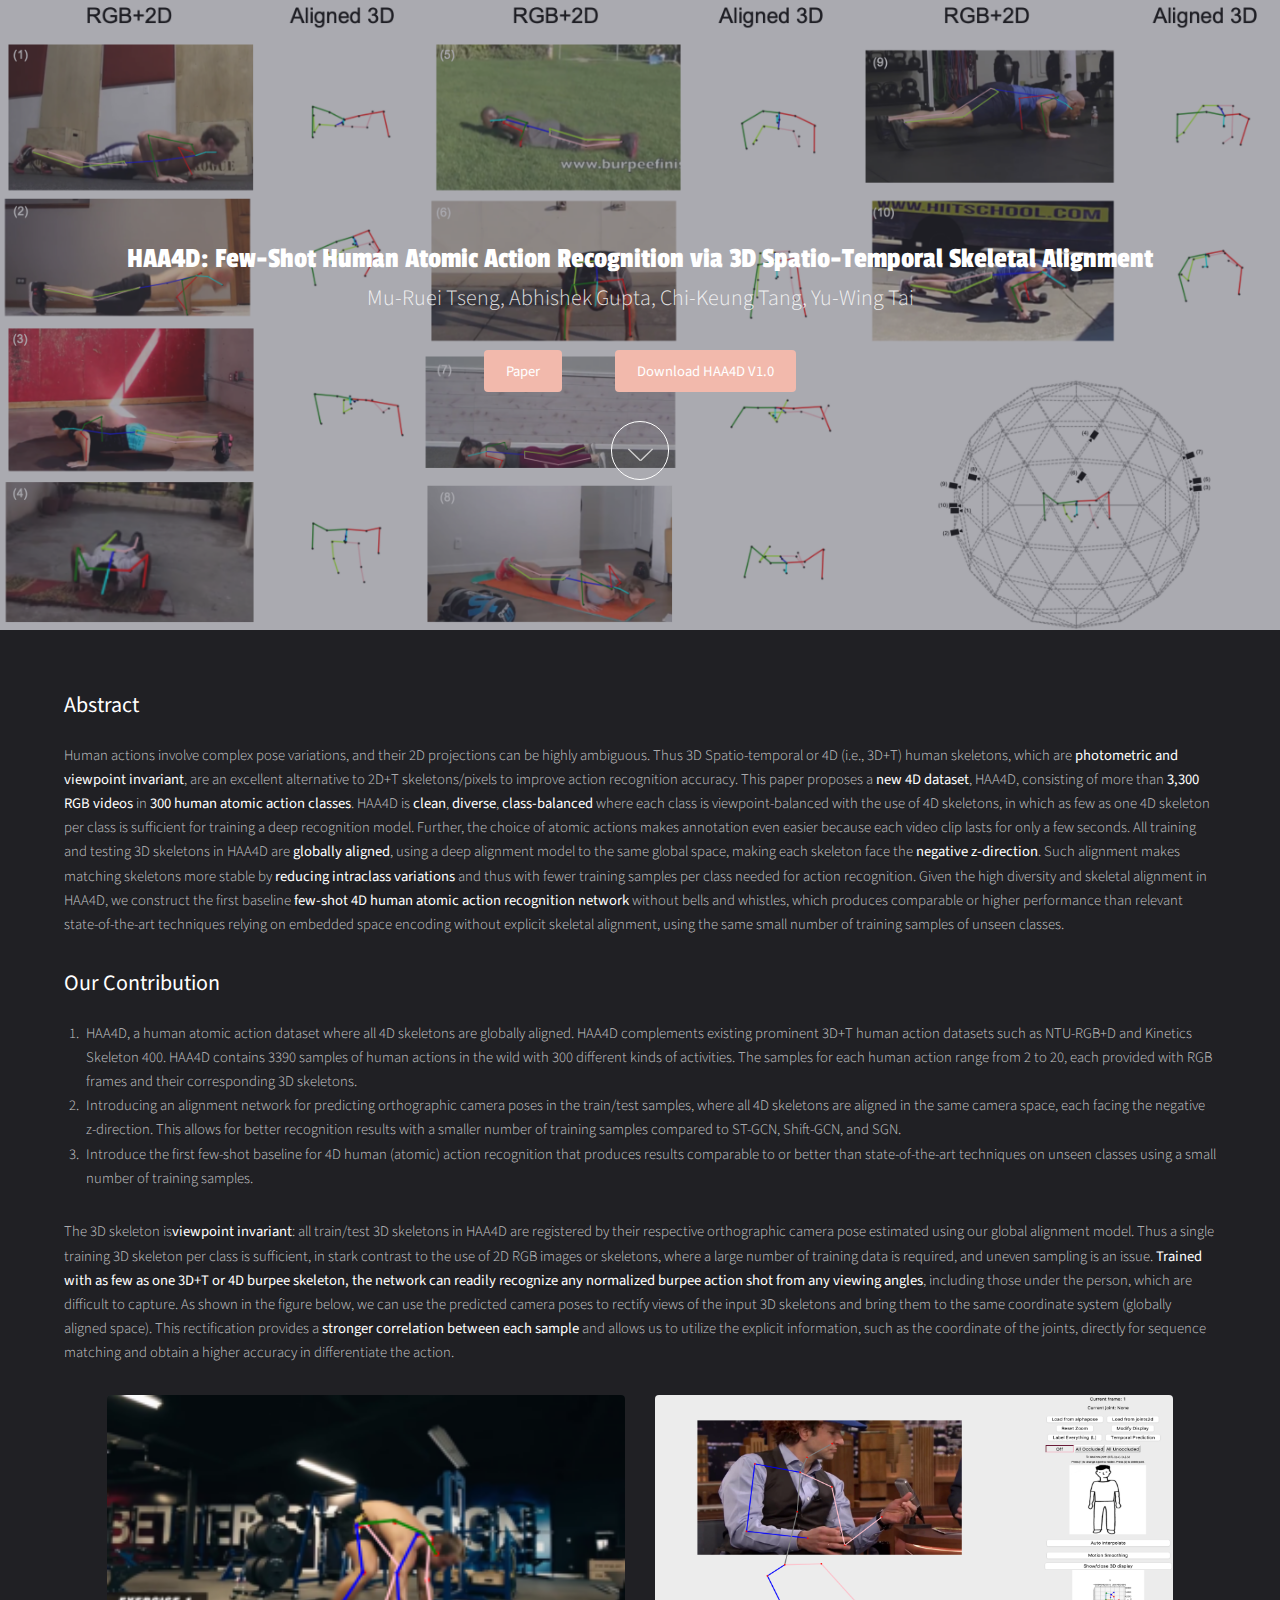
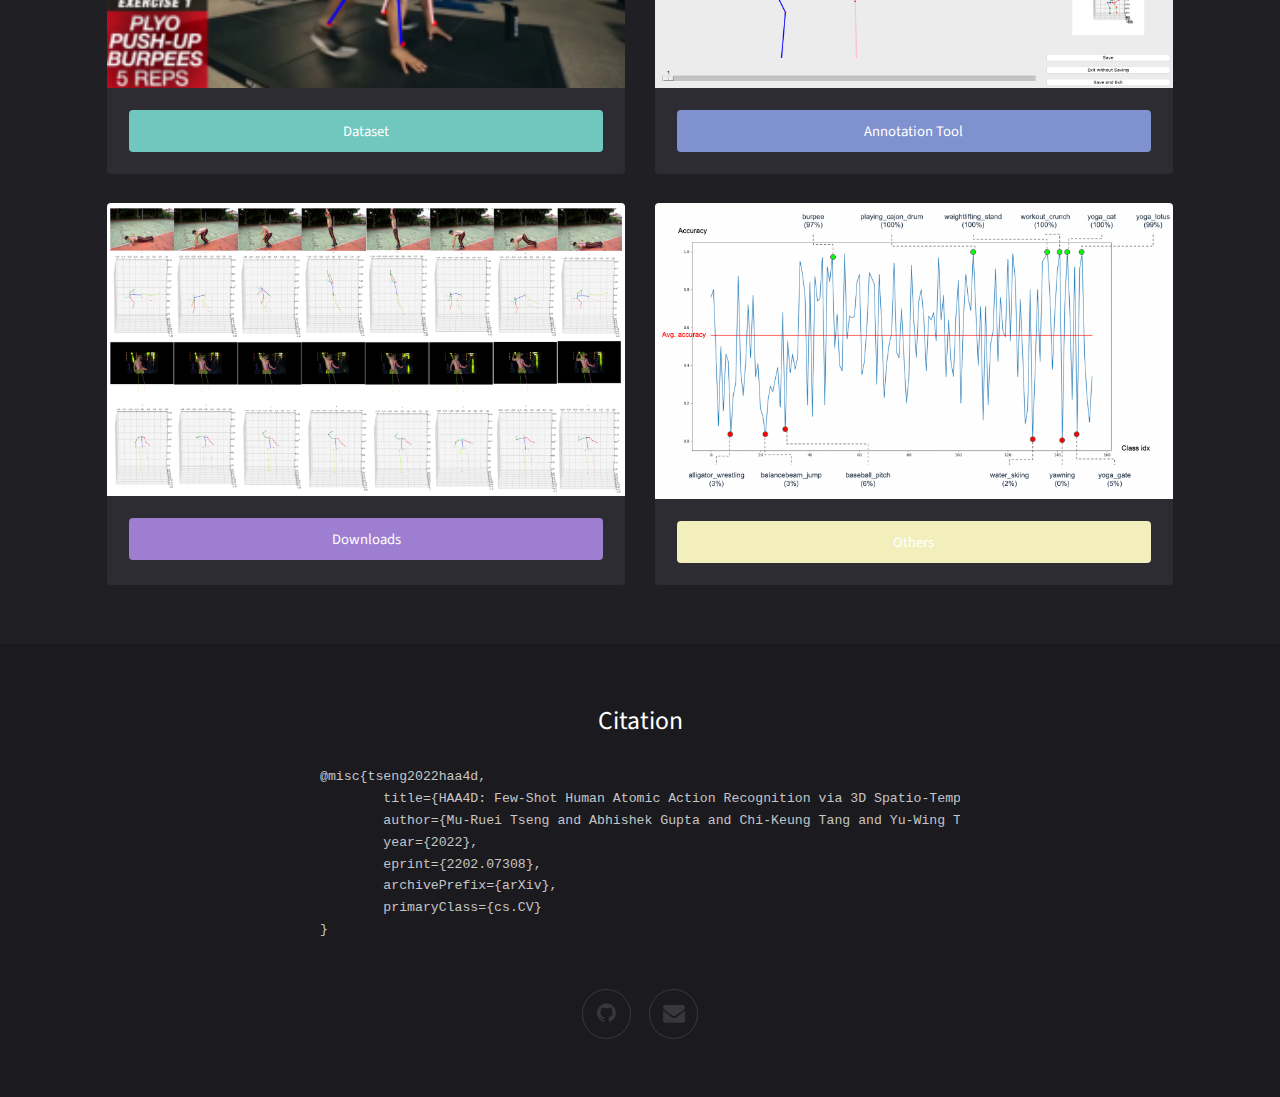
<file: index.html>
<!DOCTYPE html>
<!--
	Full Motion by TEMPLATED
	templated.co @templatedco
	Released for free under the Creative Commons Attribution 3.0 license (templated.co/license)
-->
<html>
  <head>
    <title>
      HAA4D: Few-Shot Human Atomic Action Recognition via 3D Spatio-Temporal
      Skeletal Alignment
    </title>
    <meta charset="utf-8" />
    <meta name="viewport" content="width=device-width, initial-scale=1" />
    <link rel="stylesheet" href="assets/css/main.css" />
  </head>
  <body id="top">
    <!-- Banner -->
    <!--
				To use a video as your background, set data-video to the name of your video without
				its extension (eg. images/banner). Your video must be available in both .mp4 and .webm
				formats to work correctly.
			-->
    <section id="banner">
      <div class="inner">
        <header>
          <h1>
            HAA4D: Few-Shot Human Atomic Action Recognition via 3D
            Spatio-Temporal Skeletal Alignment
          </h1>
          <p>Mu-Ruei Tseng, Abhishek Gupta, Chi-Keung Tang, Yu-Wing Tai</p>
        </header>

        <div style="margin-bottom: 2em">
          <a
            href="images/paper.pdf"
            class="button"
            style="border-bottom: 0px; background: #f2b9ac"
            >Paper</a
          >
          <a
            href="download.html"
            style="margin-left: 50px; border-bottom: 0px; background: #f2b9ac"
            class="button"
            >Download HAA4D V1.0</a
          >
        </div>
        <a href="#main" class="more">Learn More</a>
      </div>
    </section>

    <!-- Main -->
    <div id="main">
      <div class="inner">
        <div>
          <h1>Abstract</h1>
          <p>
            Human actions involve complex pose variations, and their 2D
            projections can be highly ambiguous. Thus 3D Spatio-temporal or 4D
            (i.e., 3D+T) human skeletons, which are
            <b>photometric and viewpoint invariant</b>, are an excellent
            alternative to 2D+T skeletons/pixels to improve action recognition
            accuracy. This paper proposes a <b>new 4D dataset</b>, HAA4D,
            consisting of more than <b>3,300 RGB videos</b> in
            <b>300 human atomic action classes</b>. HAA4D is <b>clean</b>,
            <b>diverse</b>, <b>class-balanced</b> where each class is
            viewpoint-balanced with the use of 4D skeletons, in which as few as
            one 4D skeleton per class is sufficient for training a deep
            recognition model. Further, the choice of atomic actions makes
            annotation even easier because each video clip lasts for only a few
            seconds. All training and testing 3D skeletons in HAA4D are
            <b>globally aligned</b>, using a deep alignment model to the same
            global space, making each skeleton face the
            <b>negative z-direction</b>. Such alignment makes matching skeletons
            more stable by <b>reducing intraclass variations</b> and thus with
            fewer training samples per class needed for action recognition.
            Given the high diversity and skeletal alignment in HAA4D, we
            construct the first baseline
            <b>few-shot 4D human atomic action recognition network</b> without
            bells and whistles, which produces comparable or higher performance
            than relevant state-of-the-art techniques relying on embedded space
            encoding without explicit skeletal alignment, using the same small
            number of training samples of unseen classes.
          </p>
        </div>

        <div>
          <h1>Our Contribution</h1>
          <ol>
            <li>
              HAA4D, a human atomic action dataset where all 4D skeletons are
              globally aligned. HAA4D complements existing prominent 3D+T human
              action datasets such as NTU-RGB+D and Kinetics Skeleton 400. HAA4D
              contains 3390 samples of human actions in the wild with 300
              different kinds of activities. The samples for each human action
              range from 2 to 20, each provided with RGB frames and their
              corresponding 3D skeletons.
            </li>
            <li>
              Introducing an alignment network for predicting orthographic
              camera poses in the train/test samples, where all 4D skeletons are
              aligned in the same camera space, each facing the negative
              z-direction. This allows for better recognition results with a
              smaller number of training samples compared to ST-GCN, Shift-GCN,
              and SGN.
            </li>
            <li>
              Introduce the first few-shot baseline for 4D human (atomic) action
              recognition that produces results comparable to or better than
              state-of-the-art techniques on unseen classes using a small number
              of training samples.
            </li>
          </ol>
        </div>

        <div>
          <p>
            The 3D skeleton is<b>viewpoint invariant</b>: all train/test 3D
            skeletons in HAA4D are registered by their respective orthographic
            camera pose estimated using our global alignment model. Thus a
            single training 3D skeleton per class is sufficient, in stark
            contrast to the use of 2D RGB images or skeletons, where a large
            number of training data is required, and uneven sampling is an
            issue.
            <b
              >Trained with as few as one 3D+T or 4D burpee skeleton, the
              network can readily recognize any normalized burpee action shot
              from any viewing angles</b
            >, including those under the person, which are difficult to capture.
            As shown in the figure below, we can use the predicted camera poses
            to rectify views of the input 3D skeletons and bring them to the
            same coordinate system (globally aligned space). This rectification
            provides a <b>stronger correlation between each sample</b> and
            allows us to utilize the explicit information, such as the
            coordinate of the joints, directly for sequence matching and obtain
            a higher accuracy in differentiate the action.
          </p>
        </div>
        <!-- Boxes -->
        <div class="thumbnails">
          <div class="box">
            <a href="dataset.html" class="image fit"
              ><img src="images/dataset.png" alt=""
            /></a>
            <div class="inner">
              <a href="dataset.html" class="button fit">Dataset</a>
            </div>
          </div>

          <div class="box">
            <a href="annotation.html" class="image fit"
              ><img src="images/annotation.png" alt=""
            /></a>
            <div class="inner">
              <a href="annotation.html" class="button style2 fit"
                >Annotation Tool</a
              >
            </div>
          </div>

          <div class="box">
            <a href="download.html" class="image fit"
              ><img src="images/download.png" alt=""
            /></a>
            <div class="inner">
              <a href="download.html" class="button style3 fit">Downloads</a>
            </div>
          </div>

          <div class="box">
            <a href="others.html" class="image fit"
              ><img src="images/others.png" alt=""
            /></a>
            <div class="inner">
              <a
                href="others.html"
                class="button style4 fit"
                >Others</a
              >
            </div>
          </div>
        </div>
      </div>
    </div>

    <!-- Footer -->
    <footer id="footer">
      <div class="inner">
        <h2>Citation</h2>
        <pre style="text-align: left; overflow: scroll">
@misc{tseng2022haa4d,
	title={HAA4D: Few-Shot Human Atomic Action Recognition via 3D Spatio-Temporal Skeletal Alignment}, 
	author={Mu-Ruei Tseng and Abhishek Gupta and Chi-Keung Tang and Yu-Wing Tai},
	year={2022},
	eprint={2202.07308},
	archivePrefix={arXiv},
	primaryClass={cs.CV}
}
        </pre>

        <ul class="icons">
          <li>
            <a href="#" class="icon fa-github"
              ><span class="label">Twitter</span></a
            >
          </li>
          <li>
            <a href="#" class="icon fa-envelope"
              ><span class="label">Email</span></a
            >
          </li>
        </ul>
      </div>
    </footer>

    <!-- Scripts -->
    <script src="assets/js/jquery.min.js"></script>
    <script src="assets/js/jquery.scrolly.min.js"></script>
    <script src="assets/js/jquery.poptrox.min.js"></script>
    <script src="assets/js/skel.min.js"></script>
    <script src="assets/js/util.js"></script>
    <script src="assets/js/main.js"></script>
  </body>
</html>
</file>
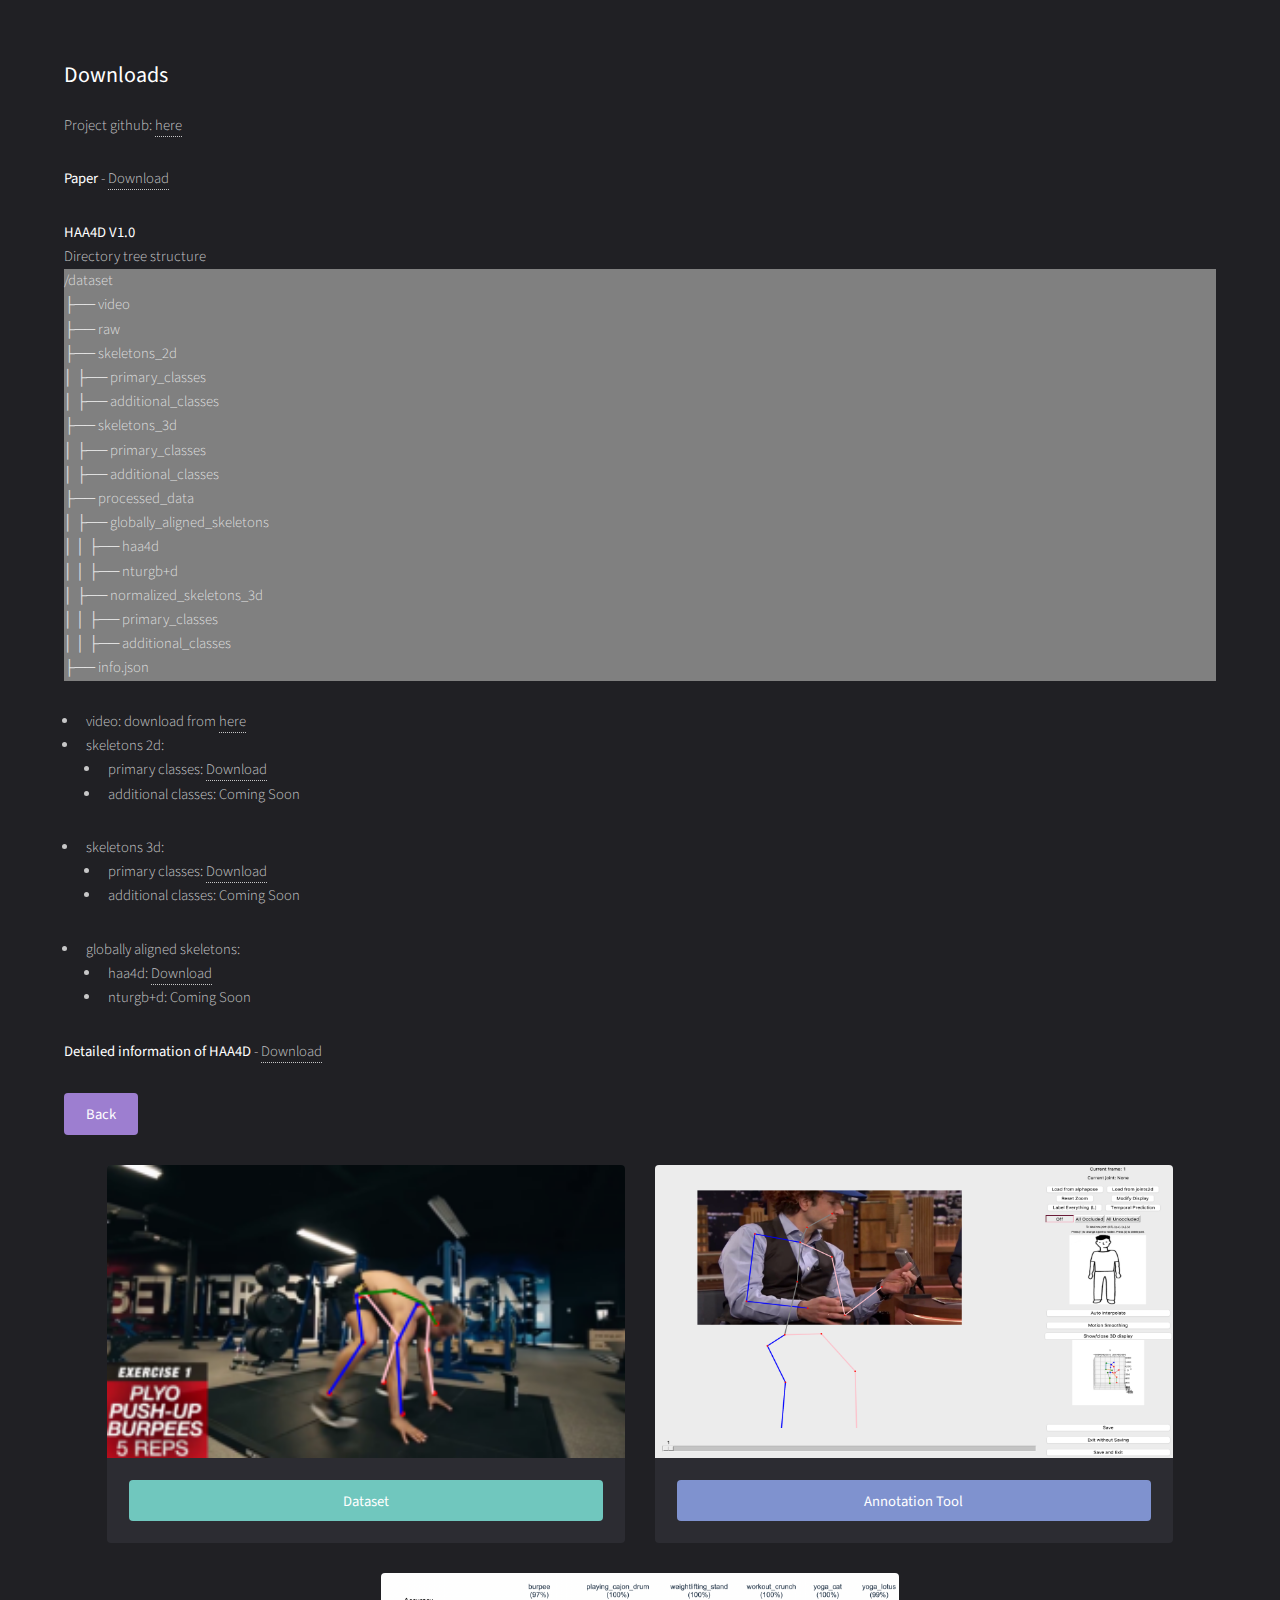
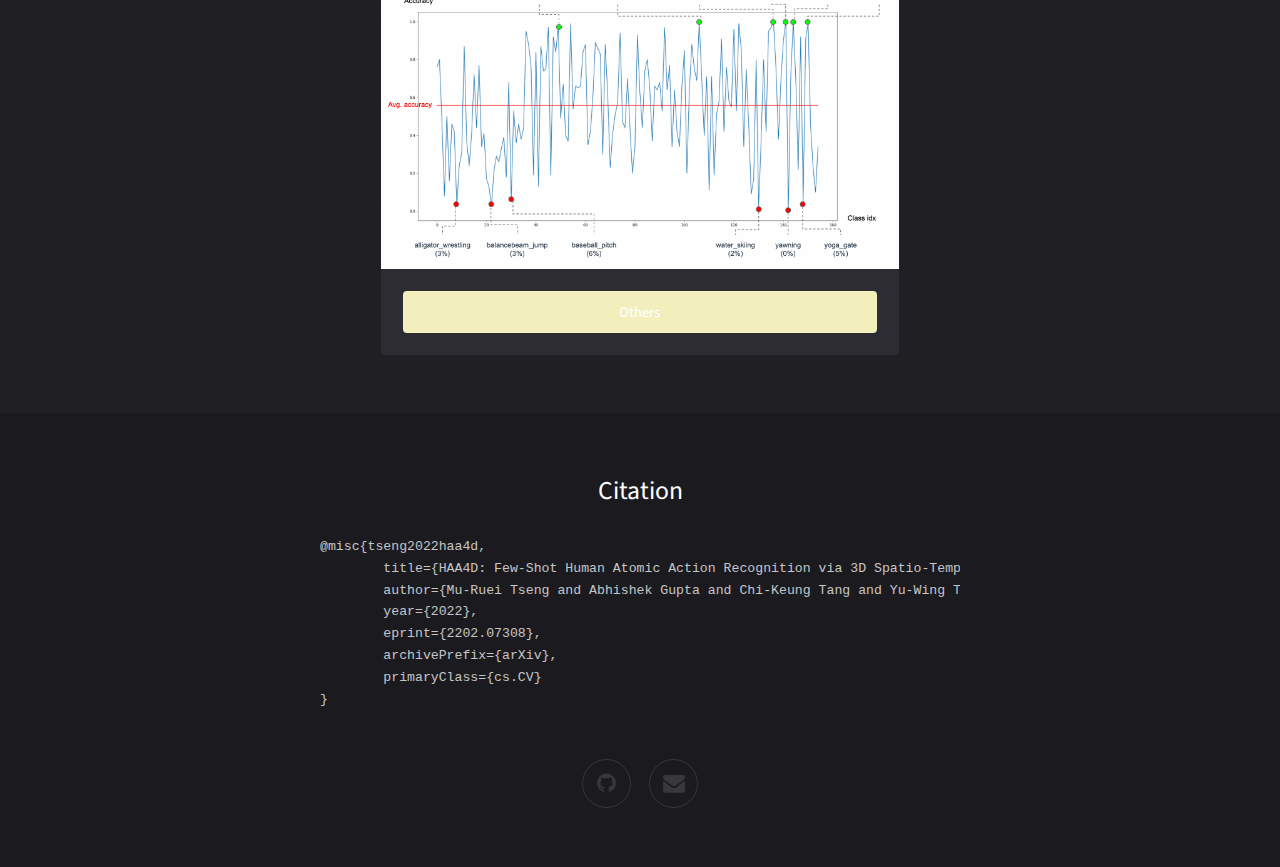
<file: download.html>
<!DOCTYPE html>
<!--
	Full Motion by TEMPLATED
	templated.co @templatedco
	Released for free under the Creative Commons Attribution 3.0 license (templated.co/license)
-->
<html>
  <head>
    <title>
      HAA4D: Few-Shot Human Atomic Action Recognition via 3D Spatio-Temporal
      Skeletal Alignment
    </title>
    <meta charset="utf-8" />
    <meta name="viewport" content="width=device-width, initial-scale=1" />
    <link rel="stylesheet" href="assets/css/dataset.css" />
  </head>
  <body id="top">
    <!-- Main -->

    <div id="main">
      <div class="inner">
        <div style="margin-bottom: 2em">
          <h1>Downloads</h1>
          <p>
            Project github:
            <a href="https://github.com/Morris88826/HAA4D">here</a>
          </p>
          <p><b>Paper</b> - <a href="images/paper.pdf">Download</a></p>
          <div>
            <b>HAA4D V1.0</b>
            <br />
            Directory tree structure
            <p style="background: gray">
              /dataset <br />
              ├── video <br />
              ├── raw <br />
              ├── skeletons_2d <br />
              │ ├── primary_classes <br />
              │ ├── additional_classes <br />
              ├── skeletons_3d <br />
              │ ├── primary_classes <br />
              │ ├── additional_classes <br />
              ├── processed_data <br />
              │ ├── globally_aligned_skeletons <br />
              │ │ ├── haa4d <br />
              │ │ ├── nturgb+d <br />
              │ ├── normalized_skeletons_3d <br />
              │ │ ├── primary_classes <br />
              │ │ ├── additional_classes <br />
              ├── info.json
            </p>
            <ul>
              <li>
                video: download from
                <a href="https://www.cse.ust.hk/haa/">here</a>
              </li>
              <li>
                skeletons 2d:
                <ul>
                  <li>primary classes: <a href="./dataset/skeletons_2d/primary_classes.zip">Download</a></li>
                  <li>additional classes: Coming Soon</li>
                </ul>
              </li>
              <li>
                skeletons 3d:
                <ul>
                  <li>primary classes: <a href="./dataset/skeletons_3d/primary_classes.zip">Download</a></li>
                  <li>additional classes: Coming Soon</li>
                </ul>
              </li>
              <li>
                globally aligned skeletons:
                <ul>
                  <li>haa4d: <a href="./dataset/processed_data/globally_aligned_skeletons/haa4d.zip">Download</a></li>
                  <li>nturgb+d: Coming Soon</li>
                </ul>
              </li>
            </ul>
          </div>
          <p>
            <b>Detailed information of HAA4D</b> -
            <a href="images/all_data.csv">Download</a>
          </p>
        </div>

        <div style="margin-bottom: 2em">
          <a
            href="index.html"
            class="button"
            style="border-bottom: 0px; background: #9d7ed0"
            >Back</a
          >
        </div>
        <!-- Boxes -->
        <div class="thumbnails">
          <div class="box">
            <a href="dataset.html" class="image fit"
              ><img src="images/dataset.png" alt=""
            /></a>
            <div class="inner">
              <a href="dataset.html" class="button fit">Dataset</a>
            </div>
          </div>

          <div class="box">
            <a href="annotation.html" class="image fit"
              ><img src="images/annotation.png" alt=""
            /></a>
            <div class="inner">
              <a
                href="annotation.html"
                class="button style2 fit"
                data-poptrox="youtube,800x400"
                >Annotation Tool</a
              >
            </div>
          </div>

          <div class="box">
            <a href="others.html" class="image fit"
              ><img src="images/others.png" alt=""
            /></a>
            <div class="inner">
              <a href="others.html" class="button style4 fit">Others</a>
            </div>
          </div>
        </div>
      </div>
    </div>
    <!-- Footer -->
    <footer id="footer">
      <div class="inner">
        <h2>Citation</h2>
        <pre style="text-align: left; overflow: scroll">
@misc{tseng2022haa4d,
	title={HAA4D: Few-Shot Human Atomic Action Recognition via 3D Spatio-Temporal Skeletal Alignment}, 
	author={Mu-Ruei Tseng and Abhishek Gupta and Chi-Keung Tang and Yu-Wing Tai},
	year={2022},
	eprint={2202.07308},
	archivePrefix={arXiv},
	primaryClass={cs.CV}
}
        </pre>

        <ul class="icons">
          <li>
            <a href="#" class="icon fa-github"
              ><span class="label">Twitter</span></a
            >
          </li>
          <li>
            <a href="#" class="icon fa-envelope"
              ><span class="label">Email</span></a
            >
          </li>
        </ul>
      </div>
    </footer>
    <!-- Scripts -->
    <script src="assets/js/jquery.min.js"></script>
    <script src="assets/js/jquery.scrolly.min.js"></script>
    <script src="assets/js/jquery.poptrox.min.js"></script>
    <script src="assets/js/skel.min.js"></script>
    <script src="assets/js/util.js"></script>
    <script src="assets/js/main.js"></script>
  </body>
</html>
</file>
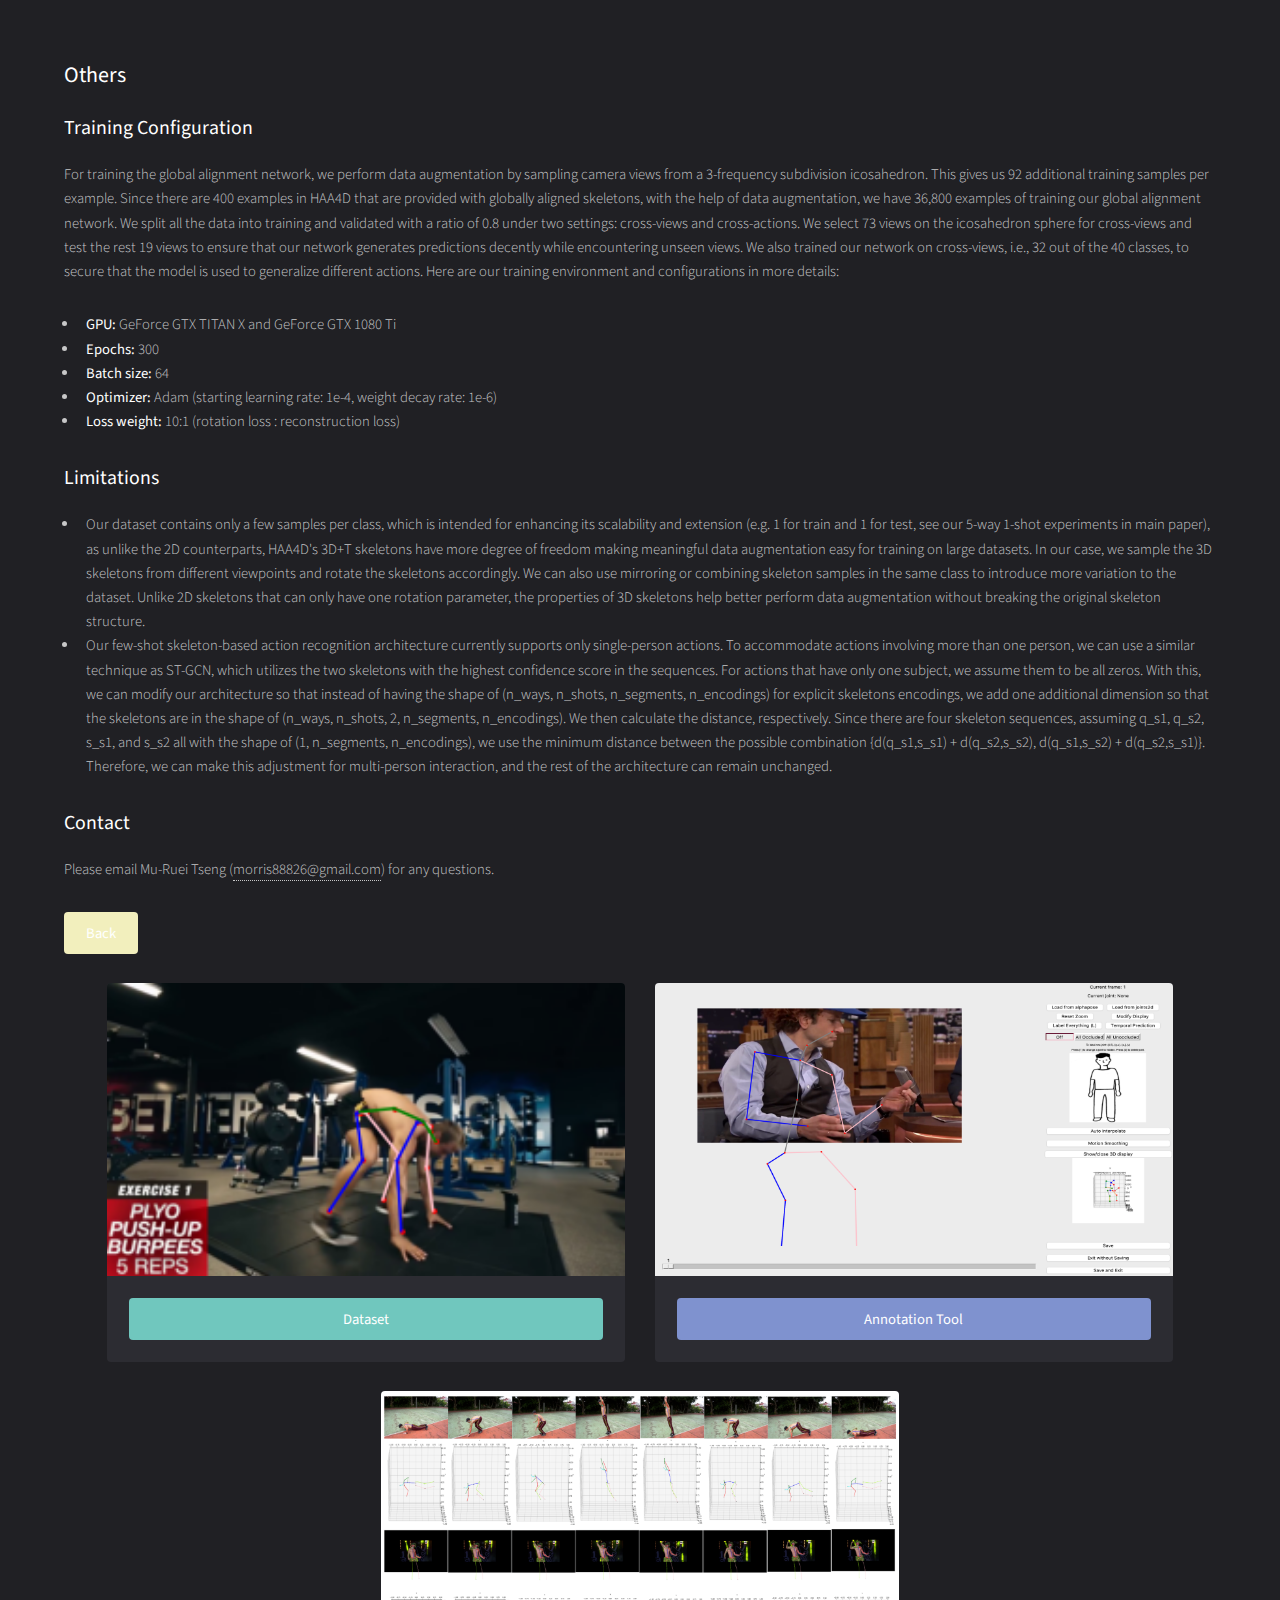
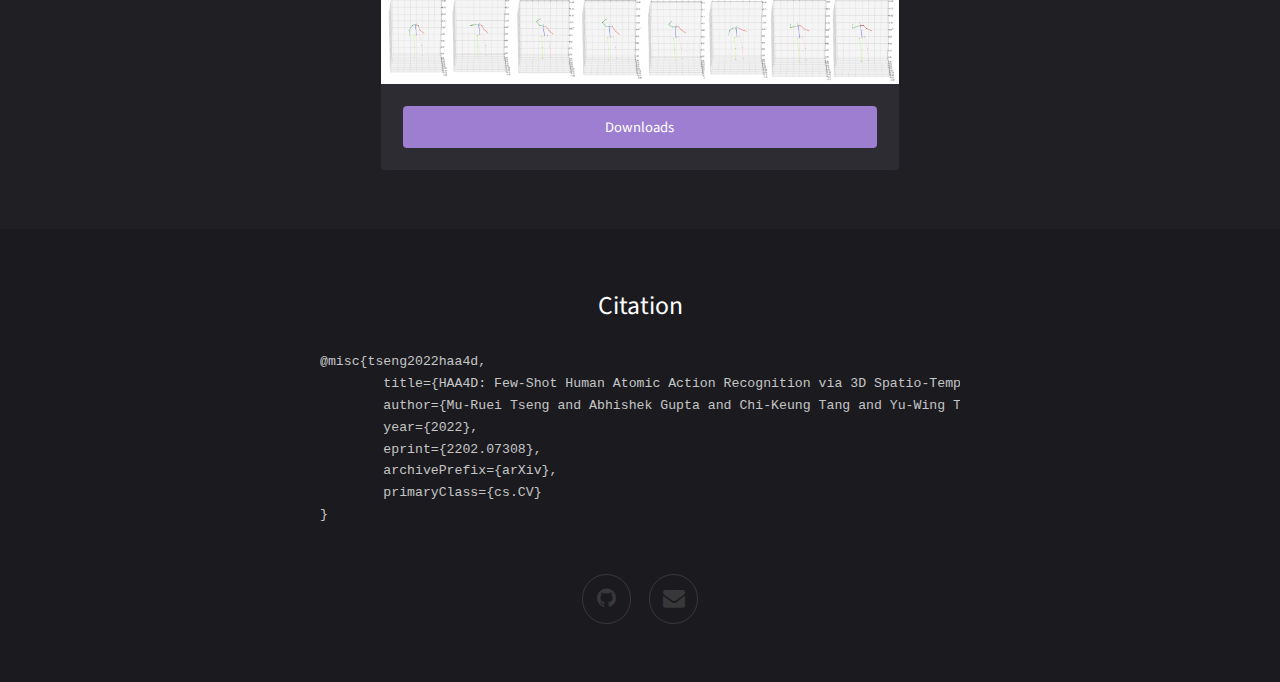
<file: others.html>
<!DOCTYPE html>
<!--
	Full Motion by TEMPLATED
	templated.co @templatedco
	Released for free under the Creative Commons Attribution 3.0 license (templated.co/license)
-->
<html>
  <head>
    <title>
      HAA4D: Few-Shot Human Atomic Action Recognition via 3D Spatio-Temporal
      Skeletal Alignment
    </title>
    <meta charset="utf-8" />
    <meta name="viewport" content="width=device-width, initial-scale=1" />
    <link rel="stylesheet" href="assets/css/dataset.css" />
  </head>
  <body id="top">
    <!-- Main -->

    <div id="main">
      <div class="inner">
        <h1>Others</h1>

        <div style="margin-bottom: 2em">
          <h2>Training Configuration</h2>
          <p>
            For training the global alignment network, we perform data
            augmentation by sampling camera views from a 3-frequency subdivision
            icosahedron. This gives us 92 additional training samples per
            example. Since there are 400 examples in HAA4D that are provided
            with globally aligned skeletons, with the help of data augmentation,
            we have 36,800 examples of training our global alignment network. We
            split all the data into training and validated with a ratio of 0.8
            under two settings: cross-views and cross-actions. We select 73
            views on the icosahedron sphere for cross-views and test the rest 19
            views to ensure that our network generates predictions decently
            while encountering unseen views. We also trained our network on
            cross-views, i.e., 32 out of the 40 classes, to secure that the
            model is used to generalize different actions. Here are our training
            environment and configurations in more details:
          </p>

          <ul>
            <li><b>GPU:</b> GeForce GTX TITAN X and GeForce GTX 1080 Ti</li>
            <li><b>Epochs:</b> 300</li>
            <li><b>Batch size:</b> 64</li>
            <li>
              <b>Optimizer:</b> Adam (starting learning rate: 1e-4, weight decay
              rate: 1e-6)
            </li>
            <li>
              <b>Loss weight:</b> 10:1 (rotation loss : reconstruction loss)
            </li>
          </ul>
        </div>

        <div style="margin-bottom: 2em">
          <h2>Limitations</h2>
          <ul>
            <li>
              Our dataset contains only a few samples per class, which is
              intended for enhancing its scalability and extension (e.g. 1 for
              train and 1 for test, see our 5-way 1-shot experiments in main
              paper), as unlike the 2D counterparts, HAA4D's 3D+T skeletons have
              more degree of freedom making meaningful data augmentation easy
              for training on large datasets. In our case, we sample the 3D
              skeletons from different viewpoints and rotate the skeletons
              accordingly. We can also use mirroring or combining skeleton
              samples in the same class to introduce more variation to the
              dataset. Unlike 2D skeletons that can only have one rotation
              parameter, the properties of 3D skeletons help better perform data
              augmentation without breaking the original skeleton structure.
            </li>
            <li>
              Our few-shot skeleton-based action recognition architecture
              currently supports only single-person actions. To accommodate
              actions involving more than one person, we can use a similar
              technique as ST-GCN, which utilizes the two skeletons with the
              highest confidence score in the sequences. For actions that have
              only one subject, we assume them to be all zeros. With this, we
              can modify our architecture so that instead of having the shape of
              (n_ways, n_shots, n_segments, n_encodings) for explicit skeletons
              encodings, we add one additional dimension so that the skeletons
              are in the shape of (n_ways, n_shots, 2, n_segments, n_encodings).
              We then calculate the distance, respectively. Since there are four
              skeleton sequences, assuming q_s1, q_s2, s_s1, and s_s2 all with
              the shape of (1, n_segments, n_encodings), we use the minimum
              distance between the possible combination {d(q_s1,s_s1) +
              d(q_s2,s_s2), d(q_s1,s_s2) + d(q_s2,s_s1)}. Therefore, we can make
              this adjustment for multi-person interaction, and the rest of the
              architecture can remain unchanged.
            </li>
          </ul>
        </div>

        <div style="margin-bottom: 2em">
          <h2>Contact</h2>
          <p>
            Please email Mu-Ruei Tseng (<a>morris88826@gmail.com</a>) for any
            questions.
          </p>
        </div>

        <div style="margin-bottom: 2em">
          <a
            href="index.html"
            class="button"
            style="border-bottom: 0px; background: #F2EFBD"
            >Back</a
          >
        </div>
        <!-- Boxes -->
        <div class="thumbnails">
          <div class="box">
            <a href="dataset.html" class="image fit"
              ><img src="images/dataset.png" alt=""
            /></a>
            <div class="inner">
              <a href="dataset.html" class="button fit">Dataset</a>
            </div>
          </div>
          <div class="box">
            <a href="annotation.html" class="image fit"
              ><img src="images/annotation.png" alt=""
            /></a>
            <div class="inner">
              <a
                href="annotation.html"
                class="button style2 fit"
                data-poptrox="youtube,800x400"
                >Annotation Tool</a
              >
            </div>
          </div>
          <div class="box">
            <a href="download.html" class="image fit"
              ><img src="images/download.png" alt=""
            /></a>
            <div class="inner">
              <a href="download.html" class="button style3 fit">Downloads</a>
            </div>
          </div>
        </div>
      </div>
    </div>
    <!-- Footer -->
    <footer id="footer">
      <div class="inner">
        <h2>Citation</h2>
        <pre style="text-align: left; overflow: scroll">
@misc{tseng2022haa4d,
	title={HAA4D: Few-Shot Human Atomic Action Recognition via 3D Spatio-Temporal Skeletal Alignment}, 
	author={Mu-Ruei Tseng and Abhishek Gupta and Chi-Keung Tang and Yu-Wing Tai},
	year={2022},
	eprint={2202.07308},
	archivePrefix={arXiv},
	primaryClass={cs.CV}
}
        </pre>

        <ul class="icons">
          <li>
            <a href="#" class="icon fa-github"
              ><span class="label">Twitter</span></a
            >
          </li>
          <li>
            <a href="#" class="icon fa-envelope"
              ><span class="label">Email</span></a
            >
          </li>
        </ul>
      </div>
    </footer>
    <!-- Scripts -->
    <script src="assets/js/jquery.min.js"></script>
    <script src="assets/js/jquery.scrolly.min.js"></script>
    <script src="assets/js/jquery.poptrox.min.js"></script>
    <script src="assets/js/skel.min.js"></script>
    <script src="assets/js/util.js"></script>
    <script src="assets/js/main.js"></script>
  </body>
</html>
</file>
<file: assets/css/main.css>
@charset "UTF-8";
@import url(font-awesome.min.css);
@import url("https://fonts.googleapis.com/css?family=Source+Sans+Pro:300,400|Passion+One:400");

/*
	Full Motion by TEMPLATED
	templated.co @templatedco
	Released for free under the Creative Commons Attribution 3.0 license (templated.co/license)
*/

/* Reset */

html,
body,
div,
span,
applet,
object,
iframe,
h1,
h2,
h3,
h4,
h5,
h6,
p,
blockquote,
pre,
a,
abbr,
acronym,
address,
big,
cite,
code,
del,
dfn,
em,
img,
ins,
kbd,
q,
s,
samp,
small,
strike,
strong,
sub,
sup,
tt,
var,
b,
u,
i,
center,
dl,
dt,
dd,
ol,
ul,
li,
fieldset,
form,
label,
legend,
table,
caption,
tbody,
tfoot,
thead,
tr,
th,
td,
article,
aside,
canvas,
details,
embed,
figure,
figcaption,
footer,
header,
hgroup,
menu,
nav,
output,
ruby,
section,
summary,
time,
mark,
audio,
video {
  margin: 0;
  padding: 0;
  border: 0;
  font-size: 100%;
  font: inherit;
  vertical-align: baseline;
}

article,
aside,
details,
figcaption,
figure,
footer,
header,
hgroup,
menu,
nav,
section {
  display: block;
}

body {
  line-height: 1;
}

ol,
ul {
  list-style: none;
}

blockquote,
q {
  quotes: none;
}

blockquote:before,
blockquote:after,
q:before,
q:after {
  content: "";
  content: none;
}

table {
  border-collapse: collapse;
  border-spacing: 0;
}

body {
  -webkit-text-size-adjust: none;
}

/* Box Model */

*,
*:before,
*:after {
  -moz-box-sizing: border-box;
  -webkit-box-sizing: border-box;
  box-sizing: border-box;
}

/* Basic */

@-ms-viewport {
  width: device-width;
}

body {
  -ms-overflow-style: scrollbar;
}

@media screen and (max-width: 480px) {
  html,
  body {
    min-width: 320px;
  }
}

body {
  background: #202024;
}

body.is-loading *,
body.is-loading *:before,
body.is-loading *:after {
  -moz-animation: none !important;
  -webkit-animation: none !important;
  -ms-animation: none !important;
  animation: none !important;
  -moz-transition: none !important;
  -webkit-transition: none !important;
  -ms-transition: none !important;
  transition: none !important;
}

/* Type */

body,
input,
select,
textarea {
  color: rgba(255, 255, 255, 0.75);
  font-family: "Source Sans Pro", sans-serif;
  font-size: 14pt;
  font-weight: 300;
  line-height: 1.65;
}

@media screen and (max-width: 1680px) {
  body,
  input,
  select,
  textarea {
    font-size: 11pt;
  }
}

@media screen and (max-width: 1280px) {
  body,
  input,
  select,
  textarea {
    font-size: 11pt;
  }
}

@media screen and (max-width: 980px) {
  body,
  input,
  select,
  textarea {
    font-size: 12pt;
  }
}

@media screen and (max-width: 736px) {
  body,
  input,
  select,
  textarea {
    font-size: 12pt;
  }
}

@media screen and (max-width: 480px) {
  body,
  input,
  select,
  textarea {
    font-size: 12pt;
  }
}

a {
  -moz-transition: background-color 0.2s ease-in-out, color 0.2s ease-in-out;
  -webkit-transition: background-color 0.2s ease-in-out, color 0.2s ease-in-out;
  -ms-transition: background-color 0.2s ease-in-out, color 0.2s ease-in-out;
  transition: background-color 0.2s ease-in-out, color 0.2s ease-in-out;
  color: rgba(255, 255, 255, 0.75);
  text-decoration: none;
  border-bottom: 1px dotted;
  outline: 0;
}

a:hover {
  color: #fff;
  border: none;
}

strong,
b {
  color: #fff;
  font-weight: 400;
}

em,
i {
  font-style: italic;
}

p {
  margin: 0 0 2em 0;
}

h1,
h2,
h3,
h4,
h5,
h6 {
  color: #fff;
  font-weight: 400;
  line-height: 1.5;
  margin: 0 0 1em 0;
}

h1 a,
h2 a,
h3 a,
h4 a,
h5 a,
h6 a {
  color: inherit;
  text-decoration: none;
}

h2 {
  font-size: 1.75em;
}

h3 {
  font-size: 1.35em;
}

h4 {
  font-size: 1.1em;
}

h5 {
  font-size: 0.9em;
}

h6 {
  font-size: 0.7em;
}

sub {
  font-size: 0.8em;
  position: relative;
  top: 0.5em;
}

sup {
  font-size: 0.8em;
  position: relative;
  top: -0.5em;
}

blockquote {
  border-left: solid 4px rgba(144, 144, 144, 0.25);
  font-style: italic;
  margin: 0 0 2em 0;
  padding: 0.5em 0 0.5em 2em;
}

code {
  background: rgba(144, 144, 144, 0.075);
  border-radius: 4px;
  border: solid 1px rgba(144, 144, 144, 0.25);
  font-family: "Courier New", monospace;
  font-size: 0.9em;
  margin: 0 0.25em;
  padding: 0.25em 0.65em;
}

pre {
  -webkit-overflow-scrolling: touch;
  font-family: "Courier New", monospace;
  font-size: 0.9em;
  margin: 0 0 2em 0;
}

pre code {
  display: block;
  line-height: 1.75;
  padding: 1em 1.5em;
  overflow-x: auto;
}

hr {
  border: 0;
  border-bottom: solid 1px rgba(144, 144, 144, 0.25);
  margin: 2em 0;
}

hr.major {
  margin: 3em 0;
}

.align-left {
  text-align: left;
}

.align-center {
  text-align: center;
}

.align-right {
  text-align: right;
}

/* Section/Article */

section.special,
article.special {
  text-align: center;
}

header p {
  color: rgba(255, 255, 255, 0.5);
  position: relative;
  margin: 0 0 1.5em 0;
}

header h1 + p {
  font-size: 2em;
  margin-top: -1em;
  background-origin: padding-box;
}

header h2 + p {
  font-size: 1.25em;
  margin-top: -1em;
  background-origin: padding-box;
}

header h3 + p {
  font-size: 1.1em;
  margin-top: -0.8em;
}

header h4 + p,
header h5 + p,
header h6 + p {
  font-size: 0.9em;
  margin-top: -0.6em;
}

/* Box */

.thumbnails {
  display: -moz-flex;
  display: -webkit-flex;
  display: -ms-flex;
  display: flex;
  -moz-align-items: stretch;
  -webkit-align-items: stretch;
  -ms-align-items: stretch;
  align-items: stretch;
  -moz-justify-content: center;
  -webkit-justify-content: center;
  -ms-justify-content: center;
  justify-content: center;
  -moz-flex-wrap: wrap;
  -webkit-flex-wrap: wrap;
  -ms-flex-wrap: wrap;
  flex-wrap: wrap;
}

.thumbnails .box {
  margin: 0 1em 2em 1em;
  width: 30%;
}

@media screen and (max-width: 1280px) {
  .thumbnails .box {
    width: 45%;
  }
}

@media screen and (max-width: 736px) {
  .thumbnails .box {
    width: 100%;
  }
}

/* Form */

form {
  margin: 0 0 2em 0;
}

label {
  color: #fff;
  display: block;
  font-size: 0.9em;
  font-weight: 400;
  margin: 0 0 1em 0;
}

input[type="text"],
input[type="password"],
input[type="email"],
input[type="tel"],
select,
textarea {
  -moz-appearance: none;
  -webkit-appearance: none;
  -ms-appearance: none;
  appearance: none;
  background: rgba(144, 144, 144, 0.075);
  border-radius: 4px;
  border: none;
  border: solid 1px rgba(144, 144, 144, 0.25);
  color: inherit;
  display: block;
  outline: 0;
  padding: 0 1em;
  text-decoration: none;
  width: 100%;
}

input[type="text"]:invalid,
input[type="password"]:invalid,
input[type="email"]:invalid,
input[type="tel"]:invalid,
select:invalid,
textarea:invalid {
  box-shadow: none;
}

input[type="text"]:focus,
input[type="password"]:focus,
input[type="email"]:focus,
input[type="tel"]:focus,
select:focus,
textarea:focus {
  border-color: #ff8686;
  box-shadow: 0 0 0 1px #ff8686;
}

.select-wrapper {
  text-decoration: none;
  display: block;
  position: relative;
}

.select-wrapper:before {
  content: "";
  -moz-osx-font-smoothing: grayscale;
  -webkit-font-smoothing: antialiased;
  font-family: FontAwesome;
  font-style: normal;
  font-weight: normal;
  text-transform: none !important;
}

.select-wrapper:before {
  color: rgba(144, 144, 144, 0.25);
  display: block;
  height: 2.75em;
  line-height: 2.75em;
  pointer-events: none;
  position: absolute;
  right: 0;
  text-align: center;
  top: 0;
  width: 2.75em;
}

.select-wrapper select::-ms-expand {
  display: none;
}

input[type="text"],
input[type="password"],
input[type="email"],
select {
  height: 2.75em;
}

textarea {
  padding: 0.75em 1em;
}

input[type="checkbox"],
input[type="radio"] {
  -moz-appearance: none;
  -webkit-appearance: none;
  -ms-appearance: none;
  appearance: none;
  display: block;
  float: left;
  margin-right: -2em;
  opacity: 0;
  width: 1em;
  z-index: -1;
}

input[type="checkbox"] + label,
input[type="radio"] + label {
  text-decoration: none;
  color: rgba(255, 255, 255, 0.75);
  cursor: pointer;
  display: inline-block;
  font-size: 1em;
  font-weight: 300;
  padding-left: 2.4em;
  padding-right: 0.75em;
  position: relative;
}

input[type="checkbox"] + label:before,
input[type="radio"] + label:before {
  -moz-osx-font-smoothing: grayscale;
  -webkit-font-smoothing: antialiased;
  font-family: FontAwesome;
  font-style: normal;
  font-weight: normal;
  text-transform: none !important;
}

input[type="checkbox"] + label:before,
input[type="radio"] + label:before {
  background: rgba(144, 144, 144, 0.075);
  border-radius: 4px;
  border: solid 1px rgba(144, 144, 144, 0.25);
  content: "";
  display: inline-block;
  height: 1.65em;
  left: 0;
  line-height: 1.58125em;
  position: absolute;
  text-align: center;
  top: 0;
  width: 1.65em;
}

input[type="checkbox"]:checked + label:before,
input[type="radio"]:checked + label:before {
  background: #ff8686;
  border-color: #ff8686;
  color: #ffffff;
  content: "\f00c";
}

input[type="checkbox"]:focus + label:before,
input[type="radio"]:focus + label:before {
  border-color: #ff8686;
  box-shadow: 0 0 0 1px #ff8686;
}

input[type="checkbox"] + label:before {
  border-radius: 4px;
}

input[type="radio"] + label:before {
  border-radius: 100%;
}

::-webkit-input-placeholder {
  color: rgba(255, 255, 255, 0.5) !important;
  opacity: 1;
}

:-moz-placeholder {
  color: rgba(255, 255, 255, 0.5) !important;
  opacity: 1;
}

::-moz-placeholder {
  color: rgba(255, 255, 255, 0.5) !important;
  opacity: 1;
}

:-ms-input-placeholder {
  color: rgba(255, 255, 255, 0.5) !important;
  opacity: 1;
}

.formerize-placeholder {
  color: rgba(255, 255, 255, 0.5) !important;
  opacity: 1;
}

/* Box */

.box {
  border-radius: 4px;
  margin-bottom: 2em;
  background: #2c2c32;
  text-align: center;
}

.box > :last-child,
.box > :last-child > :last-child,
.box > :last-child > :last-child > :last-child {
  margin-bottom: 0;
}

.box .image.fit {
  margin: 0;
}

.box .image img {
  border-radius: 4px 4px 0 0;
}

.box .inner {
  padding: 1.5em;
  width: 100% !important;
}

@media screen and (max-width: 480px) {
  .box .inner {
    padding: 1em;
  }
}

.box.alt {
  border: 0;
  border-radius: 0;
  padding: 0;
}

/* Icon */

.icon {
  text-decoration: none;
  border-bottom: none;
  position: relative;
}

.icon:before {
  -moz-osx-font-smoothing: grayscale;
  -webkit-font-smoothing: antialiased;
  font-family: FontAwesome;
  font-style: normal;
  font-weight: normal;
  text-transform: none !important;
}

.icon > .label {
  display: none;
}

/* Image */

.image {
  border-radius: 4px;
  border: 0;
  display: inline-block;
  position: relative;
}

.image img {
  border-radius: 4px;
  display: block;
}

.image.left,
.image.right {
  max-width: 40%;
}

.image.left img,
.image.right img {
  width: 100%;
}

.image.left {
  float: left;
  padding: 0 1.5em 1em 0;
  top: 0.25em;
}

.image.right {
  float: right;
  padding: 0 0 1em 1.5em;
  top: 0.25em;
}

.image.fit {
  display: block;
  margin: 0 0 2em 0;
  width: 100%;
}

.image.fit img {
  width: 100%;
}

.image.main {
  display: block;
  margin: 0 0 3em 0;
  width: 100%;
}

.image.main img {
  width: 100%;
}

/* List */

ol {
  list-style: decimal;
  margin: 0 0 2em 0;
  padding-left: 1.25em;
}

ol li {
  padding-left: 0.25em;
}

ul {
  list-style: disc;
  margin: 0 0 2em 0;
  padding-left: 1em;
}

ul li {
  padding-left: 0.5em;
}

ul.alt {
  list-style: none;
  padding-left: 0;
}

ul.alt li {
  border-top: solid 1px rgba(144, 144, 144, 0.25);
  padding: 0.5em 0;
}

ul.alt li:first-child {
  border-top: 0;
  padding-top: 0;
}

ul.icons {
  cursor: default;
  list-style: none;
  padding-left: 0;
}

ul.icons li {
  display: inline-block;
  text-align: center;
  padding-left: 0;
  padding-right: 1em;
}

ul.icons li a {
  display: block;
  border-radius: 100%;
  margin: 0;
  padding: 0.5em;
  border: solid 1px rgba(144, 144, 144, 0.25);
  color: rgba(144, 144, 144, 0.25);
}

ul.icons li a:before {
  font-size: 1.5em;
  display: block;
  width: 1.5em;
  height: 1.5em;
  line-height: 1.5em;
}

ul.icons li a:hover {
  background-color: #202024;
  color: #fff;
}

ul.icons li:last-child {
  padding-right: 0;
}

ul.actions {
  cursor: default;
  list-style: none;
  padding-left: 0;
}

ul.actions li {
  display: inline-block;
  padding: 0 1em 0 0;
  vertical-align: middle;
}

ul.actions li:last-child {
  padding-right: 0;
}

ul.actions.small li {
  padding: 0 0.5em 0 0;
}

ul.actions.vertical li {
  display: block;
  padding: 1em 0 0 0;
}

ul.actions.vertical li:first-child {
  padding-top: 0;
}

ul.actions.vertical li > * {
  margin-bottom: 0;
}

ul.actions.vertical.small li {
  padding: 0.5em 0 0 0;
}

ul.actions.vertical.small li:first-child {
  padding-top: 0;
}

ul.actions.fit {
  display: table;
  margin-left: -1em;
  padding: 0;
  table-layout: fixed;
  width: calc(100% + 1em);
}

ul.actions.fit li {
  display: table-cell;
  padding: 0 0 0 1em;
}

ul.actions.fit li > * {
  margin-bottom: 0;
}

ul.actions.fit.small {
  margin-left: -0.5em;
  width: calc(100% + 0.5em);
}

ul.actions.fit.small li {
  padding: 0 0 0 0.5em;
}

@media screen and (max-width: 480px) {
  ul.actions {
    margin: 0 0 2em 0;
  }

  ul.actions li {
    padding: 1em 0 0 0;
    display: block;
    text-align: center;
    width: 100%;
  }

  ul.actions li:first-child {
    padding-top: 0;
  }

  ul.actions li > * {
    width: 100%;
    margin: 0 !important;
  }

  ul.actions li > *.icon:before {
    margin-left: -2em;
  }

  ul.actions.small li {
    padding: 0.5em 0 0 0;
  }

  ul.actions.small li:first-child {
    padding-top: 0;
  }
}

dl {
  margin: 0 0 2em 0;
}

dl dt {
  display: block;
  font-weight: 400;
  margin: 0 0 1em 0;
}

dl dd {
  margin-left: 2em;
}

/* Table */

.table-wrapper {
  -webkit-overflow-scrolling: touch;
  overflow-x: auto;
}

table {
  margin: 0 0 2em 0;
  width: 100%;
}

table tbody tr {
  border: solid 1px rgba(144, 144, 144, 0.25);
  border-left: 0;
  border-right: 0;
}

table tbody tr:nth-child(2n + 1) {
  background-color: rgba(144, 144, 144, 0.075);
}

table td {
  padding: 0.75em 0.75em;
}

table th {
  color: #fff;
  font-size: 0.9em;
  font-weight: 400;
  padding: 0 0.75em 0.75em 0.75em;
  text-align: left;
}

table thead {
  border-bottom: solid 2px rgba(144, 144, 144, 0.25);
}

table tfoot {
  border-top: solid 2px rgba(144, 144, 144, 0.25);
}

table.alt {
  border-collapse: separate;
}

table.alt tbody tr td {
  border: solid 1px rgba(144, 144, 144, 0.25);
  border-left-width: 0;
  border-top-width: 0;
}

table.alt tbody tr td:first-child {
  border-left-width: 1px;
}

table.alt tbody tr:first-child td {
  border-top-width: 1px;
}

table.alt thead {
  border-bottom: 0;
}

table.alt tfoot {
  border-top: 0;
}

/* Button */

input[type="submit"],
input[type="reset"],
input[type="button"],
button,
.button {
  -moz-appearance: none;
  -webkit-appearance: none;
  -ms-appearance: none;
  appearance: none;
  -moz-transition: background-color 0.2s ease-in-out, color 0.2s ease-in-out;
  -webkit-transition: background-color 0.2s ease-in-out, color 0.2s ease-in-out;
  -ms-transition: background-color 0.2s ease-in-out, color 0.2s ease-in-out;
  transition: background-color 0.2s ease-in-out, color 0.2s ease-in-out;
  background-color: #70c7be;
  border-radius: 4px;
  border: 0;
  color: #ffffff !important;
  cursor: pointer;
  display: inline-block;
  font-weight: 400;
  height: 2.85em;
  line-height: 2.95em;
  padding: 0 1.5em;
  text-align: center;
  text-decoration: none;
  white-space: nowrap;
}

input[type="submit"]:hover,
input[type="reset"]:hover,
input[type="button"]:hover,
button:hover,
.button:hover {
  background-color: #82cec6;
}

input[type="submit"]:active,
input[type="reset"]:active,
input[type="button"]:active,
button:active,
.button:active {
  background-color: #5ec0b6;
}

input[type="submit"].icon,
input[type="reset"].icon,
input[type="button"].icon,
button.icon,
.button.icon {
  padding-left: 1.35em;
}

input[type="submit"].icon:before,
input[type="reset"].icon:before,
input[type="button"].icon:before,
button.icon:before,
.button.icon:before {
  margin-right: 0.5em;
}

input[type="submit"].fit,
input[type="reset"].fit,
input[type="button"].fit,
button.fit,
.button.fit {
  display: block;
  margin: 0 0 1em 0;
  width: 100%;
}

input[type="submit"].small,
input[type="reset"].small,
input[type="button"].small,
button.small,
.button.small {
  font-size: 0.8em;
}

input[type="submit"].big,
input[type="reset"].big,
input[type="button"].big,
button.big,
.button.big {
  font-size: 1.35em;
}

input[type="submit"].disabled,
input[type="submit"]:disabled,
input[type="reset"].disabled,
input[type="reset"]:disabled,
input[type="button"].disabled,
input[type="button"]:disabled,
button.disabled,
button:disabled,
.button.disabled,
.button:disabled {
  background-color: rgba(255, 255, 255, 0.75) !important;
  box-shadow: inset 0 -0.15em 0 0 rgba(0, 0, 0, 0.15);
  color: #202024 !important;
  cursor: default;
  opacity: 0.25;
}

input[type="submit"].style2,
input[type="reset"].style2,
input[type="button"].style2,
button.style2,
.button.style2 {
  background-color: #7f92cf;
}

input[type="submit"].style2:hover,
input[type="reset"].style2:hover,
input[type="button"].style2:hover,
button.style2:hover,
.button.style2:hover {
  background-color: #92a2d6;
}

input[type="submit"].style2:active,
input[type="reset"].style2:active,
input[type="button"].style2:active,
button.style2:active,
.button.style2:active {
  background-color: #6c82c8;
}

input[type="submit"].style3,
input[type="reset"].style3,
input[type="button"].style3,
button.style3,
.button.style3 {
  background-color: #9d7ed0;
}

input[type="submit"].style3:hover,
input[type="reset"].style3:hover,
input[type="button"].style3:hover,
button.style3:hover,
.button.style3:hover {
  background-color: #ab91d7;
}

input[type="submit"].style3:active,
input[type="reset"].style3:active,
input[type="button"].style3:active,
button.style3:active,
.button.style3:active {
  background-color: #8f6bc9;
}

input[type="submit"].style4,
input[type="reset"].style4,
input[type="button"].style4,
button.style4,
.button.style4 {
  background-color: #F2EFBD;
}

input[type="submit"].style4:hover,
input[type="reset"].style4:hover,
input[type="button"].style4:hover,
button.style4:hover,
.button.style4:hover {
  background-color: #F2F0D8;
}

input[type="submit"].style4:active,
input[type="reset"].style4:active,
input[type="button"].style4:active,
button.style4:active,
.button.style4:active {
  background-color: #F2EFBD;
}

@media screen and (max-width: 480px) {
  input[type="submit"],
  input[type="reset"],
  input[type="button"],
  button,
  .button {
    padding: 0;
  }
}

/* Poptrox */

.poptrox-popup {
  -moz-box-sizing: content-box;
  -webkit-box-sizing: content-box;
  -ms-box-sizing: content-box;
  box-sizing: content-box;
  background: #000;
  box-shadow: 0 0.5em 3em 0 rgba(0, 0, 0, 0.25);
  border-radius: 4px;
  padding: 2em;
  overflow: hidden;
}

.poptrox-popup .closer {
  -moz-transition: opacity 0.2s ease-in-out;
  -webkit-transition: opacity 0.2s ease-in-out;
  -ms-transition: opacity 0.2s ease-in-out;
  transition: opacity 0.2s ease-in-out;
  text-decoration: none;
  position: absolute;
  top: 0.5em;
  right: 0.5em;
  z-index: 11000;
  -webkit-tap-highlight-color: rgba(255, 255, 255, 0);
  white-space: nowrap;
  text-indent: 2em;
  overflow: hidden;
  width: 2em;
  height: 2em;
  display: block;
}

.poptrox-popup .closer:before {
  content: "\f00d";
  -moz-osx-font-smoothing: grayscale;
  -webkit-font-smoothing: antialiased;
  font-family: FontAwesome;
  font-style: normal;
  font-weight: normal;
  text-transform: none !important;
  display: block;
  position: relative;
  text-indent: 0;
  border-radius: 100%;
  box-shadow: inset 0 0 0 1px rgba(255, 255, 255, 0.25);
  color: #ffffff !important;
  width: 2em;
  height: 2em;
  line-height: 2em;
}

.poptrox-popup:hover .closer {
  opacity: 0.5;
}

.poptrox-popup:hover .closer:hover {
  opacity: 1;
}

@media screen and (max-width: 736px) {
  .poptrox-popup {
    padding: 0;
  }

  .poptrox-popup .closer {
    display: none !important;
  }
}

/* Banner */

#banner {
  -moz-align-items: center;
  -webkit-align-items: center;
  -ms-align-items: center;
  align-items: center;
  display: -moz-flex;
  display: -webkit-flex;
  display: -ms-flex;
  display: flex;
  -moz-justify-content: center;
  -webkit-justify-content: center;
  -ms-justify-content: center;
  justify-content: center;
  padding: 8em 4em 0em 4em;
  min-height: 70vh;
  background-image: url("../../images/teaser.png");
  background-position: center;
  background-size: cover;
  background-repeat: no-repeat;
  border-top: 0;
  position: relative;
  text-align: center;
  overflow: hidden;
}
#banner .inner {
  text-align: center;
  position: relative;
  z-index: 2;
}

#banner h1 {
  color: #fff;
  font-size: 2em;
  font-weight: 400;
  font-family: "Passion One", cursive;
  margin: 0;
  margin-bottom: 20px;
}

@media screen and (max-width: 980px) {
  #banner h1 {
    font-size: 5em;
  }
}

@media screen and (max-width: 736px) {
  #banner h1 {
    font-size: 3em;
  }
}

#banner p {
  color: rgba(255, 255, 255, 0.85);
  font-size: 1.5em;
  font-weight: 300;
}

@media screen and (max-width: 980px) {
  #banner p {
    font-size: 1.5em;
  }
}

@media screen and (max-width: 480px) {
  #banner p {
    font-size: 1.25em;
  }
}

#banner a {
  color: rgba(255, 255, 255, 0.75);
  text-decoration: none;
  border-bottom: 1px dotted;
}

#banner a:hover {
  color: #fff;
  border: none;
}

#banner .more {
  background-image: url("images/arrow.svg");
  background-position: center 1.35em;
  background-repeat: no-repeat;
  background-size: auto;
  border: 1px solid #fff;
  border-radius: 100%;
  color: rgba(255, 255, 255, 0.75);
  display: block;
  height: 4em;
  text-indent: 4em;
  overflow: hidden;
  white-space: nowrap;
  width: 4em;
  z-index: 2;
  margin: 0 auto 2em auto;
}

#banner .more:hover {
  background-color: rgba(255, 255, 255, 0.05);
  border: 1px solid #fff;
  color: #fff;
}

#banner video {
  -moz-transform: translateX(50%) translateY(50%);
  -webkit-transform: translateX(50%) translateY(50%);
  -ms-transform: translateX(50%) translateY(50%);
  transform: translateX(50%) translateY(50%);
  position: absolute;
  bottom: 50%;
  right: 50%;
  width: auto;
  height: auto;
  min-width: 100%;
  min-height: 100%;
  overflow: hidden;
}

#banner:before {
  -moz-transition: opacity 3s ease;
  -webkit-transition: opacity 3s ease;
  -ms-transition: opacity 3s ease;
  transition: opacity 3s ease;
  -moz-transition-delay: 1s;
  -webkit-transition-delay: 1s;
  -ms-transition-delay: 1s;
  transition-delay: 1s;
  content: "";
  background-color: #42424f;
  display: block;
  height: 100%;
  left: 0;
  opacity: 0.45;
  position: absolute;
  top: 0;
  width: 100%;
  z-index: 1;
}

@media screen and (max-width: 1280px) {
  #banner video {
    display: none;
  }
}

@media screen and (max-width: 980px) {
  #banner br {
    display: none;
  }
}

@media screen and (max-width: 736px) {
  #banner {
    min-height: 0;
    padding: 6em 2em 4em 2em;
  }

  #banner br {
    display: none;
  }
}

body.is-loading #banner:before {
  opacity: 1;
}

/* Main */

#main {
  padding: 4em 0 2em 0;
}

@media screen and (max-width: 736px) {
  #main {
    padding: 3em 0 1em 0;
  }
}

#main .inner {
  width: 90%;
  max-width: 80em;
  margin: 0 auto;
}

@media screen and (max-width: 480px) {
  #main .inner {
    width: 95%;
  }
}

#main h1 {
  font-size: 1.5em;
}

#main h2 {
  font-size: 1.35em;
}

#main h3 {
  font-size: 1.2em;
}

#main p {
  font-size: 1em;
}

/* Footer */

#footer {
  padding: 4em 0 2em 0;
  background-color: #1b1b1f;
  text-align: center;
}

#footer .inner {
  width: 50%;
  margin: 0 auto;
}

@media screen and (max-width: 980px) {
  #footer .inner {
    width: 75%;
  }
}

@media screen and (max-width: 480px) {
  #footer .inner {
    width: 90%;
  }
}

#footer .copyright {
  color: rgba(255, 255, 255, 0.5);
  font-size: 0.9em;
  margin: 0 0 2em 0;
  padding: 0;
  text-align: center;
}

@media screen and (max-width: 736px) {
  #footer {
    padding: 3em 0 1em 0;
  }
}
</file>
<file: assets/css/dataset.css>
@charset "UTF-8";
@import url(font-awesome.min.css);
@import url("https://fonts.googleapis.com/css?family=Source+Sans+Pro:300,400|Passion+One:400");

/*
	Full Motion by TEMPLATED
	templated.co @templatedco
	Released for free under the Creative Commons Attribution 3.0 license (templated.co/license)
*/

/* Reset */

html,
body,
div,
span,
applet,
object,
iframe,
h1,
h2,
h3,
h4,
h5,
h6,
p,
blockquote,
pre,
a,
abbr,
acronym,
address,
big,
cite,
code,
del,
dfn,
em,
img,
ins,
kbd,
q,
s,
samp,
small,
strike,
strong,
sub,
sup,
tt,
var,
b,
u,
i,
center,
dl,
dt,
dd,
ol,
ul,
li,
fieldset,
form,
label,
legend,
table,
caption,
tbody,
tfoot,
thead,
tr,
th,
td,
article,
aside,
canvas,
details,
embed,
figure,
figcaption,
footer,
header,
hgroup,
menu,
nav,
output,
ruby,
section,
summary,
time,
mark,
audio,
video {
  margin: 0;
  padding: 0;
  border: 0;
  font-size: 100%;
  font: inherit;
  vertical-align: baseline;
}

article,
aside,
details,
figcaption,
figure,
footer,
header,
hgroup,
menu,
nav,
section {
  display: block;
}

body {
  line-height: 1;
}

ol,
ul {
  list-style: none;
}

blockquote,
q {
  quotes: none;
}

blockquote:before,
blockquote:after,
q:before,
q:after {
  content: "";
  content: none;
}

table {
  border-collapse: collapse;
  border-spacing: 0;
}

body {
  -webkit-text-size-adjust: none;
}

/* Box Model */

*,
*:before,
*:after {
  -moz-box-sizing: border-box;
  -webkit-box-sizing: border-box;
  box-sizing: border-box;
}

/* Basic */

@-ms-viewport {
  width: device-width;
}

body {
  -ms-overflow-style: scrollbar;
}

@media screen and (max-width: 480px) {
  html,
  body {
    min-width: 320px;
  }
}

body {
  background: #202024;
}

body.is-loading *,
body.is-loading *:before,
body.is-loading *:after {
  -moz-animation: none !important;
  -webkit-animation: none !important;
  -ms-animation: none !important;
  animation: none !important;
  -moz-transition: none !important;
  -webkit-transition: none !important;
  -ms-transition: none !important;
  transition: none !important;
}

/* Type */

body,
input,
select,
textarea {
  color: rgba(255, 255, 255, 0.75);
  font-family: "Source Sans Pro", sans-serif;
  font-size: 14pt;
  font-weight: 300;
  line-height: 1.65;
}

@media screen and (max-width: 1680px) {
  body,
  input,
  select,
  textarea {
    font-size: 11pt;
  }
}

@media screen and (max-width: 1280px) {
  body,
  input,
  select,
  textarea {
    font-size: 11pt;
  }
}

@media screen and (max-width: 980px) {
  body,
  input,
  select,
  textarea {
    font-size: 12pt;
  }
}

@media screen and (max-width: 736px) {
  body,
  input,
  select,
  textarea {
    font-size: 12pt;
  }
}

@media screen and (max-width: 480px) {
  body,
  input,
  select,
  textarea {
    font-size: 12pt;
  }
}

a {
  -moz-transition: background-color 0.2s ease-in-out, color 0.2s ease-in-out;
  -webkit-transition: background-color 0.2s ease-in-out, color 0.2s ease-in-out;
  -ms-transition: background-color 0.2s ease-in-out, color 0.2s ease-in-out;
  transition: background-color 0.2s ease-in-out, color 0.2s ease-in-out;
  color: rgba(255, 255, 255, 0.75);
  text-decoration: none;
  border-bottom: 1px dotted;
  outline: 0;
}

a:hover {
  color: #fff;
  border: none;
}

strong,
b {
  color: #fff;
  font-weight: 400;
}

em,
i {
  font-style: italic;
}

p {
  margin: 0 0 2em 0;
}

h1,
h2,
h3,
h4,
h5,
h6 {
  color: #fff;
  font-weight: 400;
  line-height: 1.5;
  margin: 0 0 1em 0;
}

h1 a,
h2 a,
h3 a,
h4 a,
h5 a,
h6 a {
  color: inherit;
  text-decoration: none;
}

h2 {
  font-size: 1.75em;
}

h3 {
  font-size: 1.35em;
}

h4 {
  font-size: 1.1em;
}

h5 {
  font-size: 0.9em;
}

h6 {
  font-size: 0.7em;
}

sub {
  font-size: 0.8em;
  position: relative;
  top: 0.5em;
}

sup {
  font-size: 0.8em;
  position: relative;
  top: -0.5em;
}

blockquote {
  border-left: solid 4px rgba(144, 144, 144, 0.25);
  font-style: italic;
  margin: 0 0 2em 0;
  padding: 0.5em 0 0.5em 2em;
}

code {
  background: rgba(144, 144, 144, 0.075);
  border-radius: 4px;
  border: solid 1px rgba(144, 144, 144, 0.25);
  font-family: "Courier New", monospace;
  font-size: 0.9em;
  margin: 0 0.25em;
  padding: 0.25em 0.65em;
}

pre {
  -webkit-overflow-scrolling: touch;
  font-family: "Courier New", monospace;
  font-size: 0.9em;
  margin: 0 0 2em 0;
}

pre code {
  display: block;
  line-height: 1.75;
  padding: 1em 1.5em;
  overflow-x: auto;
}

hr {
  border: 0;
  border-bottom: solid 1px rgba(144, 144, 144, 0.25);
  margin: 2em 0;
}

hr.major {
  margin: 3em 0;
}

.align-left {
  text-align: left;
}

.align-center {
  text-align: center;
}

.align-right {
  text-align: right;
}

/* Section/Article */

section.special,
article.special {
  text-align: center;
}

header p {
  color: rgba(255, 255, 255, 0.5);
  position: relative;
  margin: 0 0 1.5em 0;
}

header h1 + p {
  font-size: 2em;
  margin-top: -1em;
  background-origin: padding-box;
}

header h2 + p {
  font-size: 1.25em;
  margin-top: -1em;
  background-origin: padding-box;
}

header h3 + p {
  font-size: 1.1em;
  margin-top: -0.8em;
}

header h4 + p,
header h5 + p,
header h6 + p {
  font-size: 0.9em;
  margin-top: -0.6em;
}

/* Box */

.thumbnails {
  display: -moz-flex;
  display: -webkit-flex;
  display: -ms-flex;
  display: flex;
  -moz-align-items: stretch;
  -webkit-align-items: stretch;
  -ms-align-items: stretch;
  align-items: stretch;
  -moz-justify-content: center;
  -webkit-justify-content: center;
  -ms-justify-content: center;
  justify-content: center;
  -moz-flex-wrap: wrap;
  -webkit-flex-wrap: wrap;
  -ms-flex-wrap: wrap;
  flex-wrap: wrap;
}

.thumbnails .box {
  margin: 0 1em 2em 1em;
  width: 30%;
}

@media screen and (max-width: 1280px) {
  .thumbnails .box {
    width: 45%;
  }
}

@media screen and (max-width: 736px) {
  .thumbnails .box {
    width: 100%;
  }
}

/* Form */

form {
  margin: 0 0 2em 0;
}

label {
  color: #fff;
  display: block;
  font-size: 0.9em;
  font-weight: 400;
  margin: 0 0 1em 0;
}

input[type="text"],
input[type="password"],
input[type="email"],
input[type="tel"],
select,
textarea {
  -moz-appearance: none;
  -webkit-appearance: none;
  -ms-appearance: none;
  appearance: none;
  background: rgba(144, 144, 144, 0.075);
  border-radius: 4px;
  border: none;
  border: solid 1px rgba(144, 144, 144, 0.25);
  color: inherit;
  display: block;
  outline: 0;
  padding: 0 1em;
  text-decoration: none;
  width: 100%;
}

input[type="text"]:invalid,
input[type="password"]:invalid,
input[type="email"]:invalid,
input[type="tel"]:invalid,
select:invalid,
textarea:invalid {
  box-shadow: none;
}

input[type="text"]:focus,
input[type="password"]:focus,
input[type="email"]:focus,
input[type="tel"]:focus,
select:focus,
textarea:focus {
  border-color: #ff8686;
  box-shadow: 0 0 0 1px #ff8686;
}

.select-wrapper {
  text-decoration: none;
  display: block;
  position: relative;
}

.select-wrapper:before {
  content: "";
  -moz-osx-font-smoothing: grayscale;
  -webkit-font-smoothing: antialiased;
  font-family: FontAwesome;
  font-style: normal;
  font-weight: normal;
  text-transform: none !important;
}

.select-wrapper:before {
  color: rgba(144, 144, 144, 0.25);
  display: block;
  height: 2.75em;
  line-height: 2.75em;
  pointer-events: none;
  position: absolute;
  right: 0;
  text-align: center;
  top: 0;
  width: 2.75em;
}

.select-wrapper select::-ms-expand {
  display: none;
}

input[type="text"],
input[type="password"],
input[type="email"],
select {
  height: 2.75em;
}

textarea {
  padding: 0.75em 1em;
}

input[type="checkbox"],
input[type="radio"] {
  -moz-appearance: none;
  -webkit-appearance: none;
  -ms-appearance: none;
  appearance: none;
  display: block;
  float: left;
  margin-right: -2em;
  opacity: 0;
  width: 1em;
  z-index: -1;
}

input[type="checkbox"] + label,
input[type="radio"] + label {
  text-decoration: none;
  color: rgba(255, 255, 255, 0.75);
  cursor: pointer;
  display: inline-block;
  font-size: 1em;
  font-weight: 300;
  padding-left: 2.4em;
  padding-right: 0.75em;
  position: relative;
}

input[type="checkbox"] + label:before,
input[type="radio"] + label:before {
  -moz-osx-font-smoothing: grayscale;
  -webkit-font-smoothing: antialiased;
  font-family: FontAwesome;
  font-style: normal;
  font-weight: normal;
  text-transform: none !important;
}

input[type="checkbox"] + label:before,
input[type="radio"] + label:before {
  background: rgba(144, 144, 144, 0.075);
  border-radius: 4px;
  border: solid 1px rgba(144, 144, 144, 0.25);
  content: "";
  display: inline-block;
  height: 1.65em;
  left: 0;
  line-height: 1.58125em;
  position: absolute;
  text-align: center;
  top: 0;
  width: 1.65em;
}

input[type="checkbox"]:checked + label:before,
input[type="radio"]:checked + label:before {
  background: #ff8686;
  border-color: #ff8686;
  color: #ffffff;
  content: "\f00c";
}

input[type="checkbox"]:focus + label:before,
input[type="radio"]:focus + label:before {
  border-color: #ff8686;
  box-shadow: 0 0 0 1px #ff8686;
}

input[type="checkbox"] + label:before {
  border-radius: 4px;
}

input[type="radio"] + label:before {
  border-radius: 100%;
}

::-webkit-input-placeholder {
  color: rgba(255, 255, 255, 0.5) !important;
  opacity: 1;
}

:-moz-placeholder {
  color: rgba(255, 255, 255, 0.5) !important;
  opacity: 1;
}

::-moz-placeholder {
  color: rgba(255, 255, 255, 0.5) !important;
  opacity: 1;
}

:-ms-input-placeholder {
  color: rgba(255, 255, 255, 0.5) !important;
  opacity: 1;
}

.formerize-placeholder {
  color: rgba(255, 255, 255, 0.5) !important;
  opacity: 1;
}

/* Box */

.box {
  border-radius: 4px;
  margin-bottom: 2em;
  background: #2c2c32;
  text-align: center;
}

.box > :last-child,
.box > :last-child > :last-child,
.box > :last-child > :last-child > :last-child {
  margin-bottom: 0;
}

.box .image.fit {
  margin: 0;
}

.box .image img {
  border-radius: 4px 4px 0 0;
}

.box .inner {
  padding: 1.5em;
  width: 100% !important;
}

@media screen and (max-width: 480px) {
  .box .inner {
    padding: 1em;
  }
}

.box.alt {
  border: 0;
  border-radius: 0;
  padding: 0;
}

/* Icon */

.icon {
  text-decoration: none;
  border-bottom: none;
  position: relative;
}

.icon:before {
  -moz-osx-font-smoothing: grayscale;
  -webkit-font-smoothing: antialiased;
  font-family: FontAwesome;
  font-style: normal;
  font-weight: normal;
  text-transform: none !important;
}

.icon > .label {
  display: none;
}

/* Image */

.image {
  border-radius: 4px;
  border: 0;
  display: inline-block;
  position: relative;
}

.image img {
  border-radius: 4px;
  display: block;
}

.image.left,
.image.right {
  max-width: 40%;
}

.image.left img,
.image.right img {
  width: 100%;
}

.image.left {
  float: left;
  padding: 0 1.5em 1em 0;
  top: 0.25em;
}

.image.right {
  float: right;
  padding: 0 0 1em 1.5em;
  top: 0.25em;
}

.image.fit {
  display: block;
  margin: 0 0 2em 0;
  width: 100%;
}

.image.fit img {
  width: 100%;
}

.image.main {
  display: block;
  margin: 0 0 3em 0;
  width: 100%;
}

.image.main img {
  width: 100%;
}

/* List */

ol {
  list-style: decimal;
  margin: 0 0 2em 0;
  padding-left: 1.25em;
}

ol li {
  padding-left: 0.25em;
}

ul {
  list-style: disc;
  margin: 0 0 2em 0;
  padding-left: 1em;
}

ul li {
  padding-left: 0.5em;
}

ul.alt {
  list-style: none;
  padding-left: 0;
}

ul.alt li {
  border-top: solid 1px rgba(144, 144, 144, 0.25);
  padding: 0.5em 0;
}

ul.alt li:first-child {
  border-top: 0;
  padding-top: 0;
}

ul.icons {
  cursor: default;
  list-style: none;
  padding-left: 0;
}

ul.icons li {
  display: inline-block;
  text-align: center;
  padding-left: 0;
  padding-right: 1em;
}

ul.icons li a {
  display: block;
  border-radius: 100%;
  margin: 0;
  padding: 0.5em;
  border: solid 1px rgba(144, 144, 144, 0.25);
  color: rgba(144, 144, 144, 0.25);
}

ul.icons li a:before {
  font-size: 1.5em;
  display: block;
  width: 1.5em;
  height: 1.5em;
  line-height: 1.5em;
}

ul.icons li a:hover {
  background-color: #202024;
  color: #fff;
}

ul.icons li:last-child {
  padding-right: 0;
}

ul.actions {
  cursor: default;
  list-style: none;
  padding-left: 0;
}

ul.actions li {
  display: inline-block;
  padding: 0 1em 0 0;
  vertical-align: middle;
}

ul.actions li:last-child {
  padding-right: 0;
}

ul.actions.small li {
  padding: 0 0.5em 0 0;
}

ul.actions.vertical li {
  display: block;
  padding: 1em 0 0 0;
}

ul.actions.vertical li:first-child {
  padding-top: 0;
}

ul.actions.vertical li > * {
  margin-bottom: 0;
}

ul.actions.vertical.small li {
  padding: 0.5em 0 0 0;
}

ul.actions.vertical.small li:first-child {
  padding-top: 0;
}

ul.actions.fit {
  display: table;
  margin-left: -1em;
  padding: 0;
  table-layout: fixed;
  width: calc(100% + 1em);
}

ul.actions.fit li {
  display: table-cell;
  padding: 0 0 0 1em;
}

ul.actions.fit li > * {
  margin-bottom: 0;
}

ul.actions.fit.small {
  margin-left: -0.5em;
  width: calc(100% + 0.5em);
}

ul.actions.fit.small li {
  padding: 0 0 0 0.5em;
}

@media screen and (max-width: 480px) {
  ul.actions {
    margin: 0 0 2em 0;
  }

  ul.actions li {
    padding: 1em 0 0 0;
    display: block;
    text-align: center;
    width: 100%;
  }

  ul.actions li:first-child {
    padding-top: 0;
  }

  ul.actions li > * {
    width: 100%;
    margin: 0 !important;
  }

  ul.actions li > *.icon:before {
    margin-left: -2em;
  }

  ul.actions.small li {
    padding: 0.5em 0 0 0;
  }

  ul.actions.small li:first-child {
    padding-top: 0;
  }
}

dl {
  margin: 0 0 2em 0;
}

dl dt {
  display: block;
  font-weight: 400;
  margin: 0 0 1em 0;
}

dl dd {
  margin-left: 2em;
}

/* Table */

.table-wrapper {
  -webkit-overflow-scrolling: touch;
  overflow-x: auto;
}

table {
  margin: 0 0 2em 0;
  width: 100%;
}

table tbody tr {
  border: solid 1px rgba(144, 144, 144, 0.25);
  border-left: 0;
  border-right: 0;
}

table tbody tr:nth-child(2n + 1) {
  background-color: rgba(144, 144, 144, 0.075);
}

table td {
  padding: 0.75em 0.75em;
}

table th {
  color: #fff;
  font-size: 0.9em;
  font-weight: 400;
  padding: 0 0.75em 0.75em 0.75em;
  text-align: left;
}

table thead {
  border-bottom: solid 2px rgba(144, 144, 144, 0.25);
}

table tfoot {
  border-top: solid 2px rgba(144, 144, 144, 0.25);
}

table.alt {
  border-collapse: separate;
}

table.alt tbody tr td {
  border: solid 1px rgba(144, 144, 144, 0.25);
  border-left-width: 0;
  border-top-width: 0;
}

table.alt tbody tr td:first-child {
  border-left-width: 1px;
}

table.alt tbody tr:first-child td {
  border-top-width: 1px;
}

table.alt thead {
  border-bottom: 0;
}

table.alt tfoot {
  border-top: 0;
}

/* Button */

input[type="submit"],
input[type="reset"],
input[type="button"],
button,
.button {
  -moz-appearance: none;
  -webkit-appearance: none;
  -ms-appearance: none;
  appearance: none;
  -moz-transition: background-color 0.2s ease-in-out, color 0.2s ease-in-out;
  -webkit-transition: background-color 0.2s ease-in-out, color 0.2s ease-in-out;
  -ms-transition: background-color 0.2s ease-in-out, color 0.2s ease-in-out;
  transition: background-color 0.2s ease-in-out, color 0.2s ease-in-out;
  background-color: #70c7be;
  border-radius: 4px;
  border: 0;
  color: #ffffff !important;
  cursor: pointer;
  display: inline-block;
  font-weight: 400;
  height: 2.85em;
  line-height: 2.95em;
  padding: 0 1.5em;
  text-align: center;
  text-decoration: none;
  white-space: nowrap;
}

input[type="submit"]:hover,
input[type="reset"]:hover,
input[type="button"]:hover,
button:hover,
.button:hover {
  background-color: #82cec6;
}

input[type="submit"]:active,
input[type="reset"]:active,
input[type="button"]:active,
button:active,
.button:active {
  background-color: #5ec0b6;
}

input[type="submit"].icon,
input[type="reset"].icon,
input[type="button"].icon,
button.icon,
.button.icon {
  padding-left: 1.35em;
}

input[type="submit"].icon:before,
input[type="reset"].icon:before,
input[type="button"].icon:before,
button.icon:before,
.button.icon:before {
  margin-right: 0.5em;
}

input[type="submit"].fit,
input[type="reset"].fit,
input[type="button"].fit,
button.fit,
.button.fit {
  display: block;
  margin: 0 0 1em 0;
  width: 100%;
}

input[type="submit"].small,
input[type="reset"].small,
input[type="button"].small,
button.small,
.button.small {
  font-size: 0.8em;
}

input[type="submit"].big,
input[type="reset"].big,
input[type="button"].big,
button.big,
.button.big {
  font-size: 1.35em;
}

input[type="submit"].disabled,
input[type="submit"]:disabled,
input[type="reset"].disabled,
input[type="reset"]:disabled,
input[type="button"].disabled,
input[type="button"]:disabled,
button.disabled,
button:disabled,
.button.disabled,
.button:disabled {
  background-color: rgba(255, 255, 255, 0.75) !important;
  box-shadow: inset 0 -0.15em 0 0 rgba(0, 0, 0, 0.15);
  color: #202024 !important;
  cursor: default;
  opacity: 0.25;
}

input[type="submit"].style2,
input[type="reset"].style2,
input[type="button"].style2,
button.style2,
.button.style2 {
  background-color: #7f92cf;
}

input[type="submit"].style2:hover,
input[type="reset"].style2:hover,
input[type="button"].style2:hover,
button.style2:hover,
.button.style2:hover {
  background-color: #92a2d6;
}

input[type="submit"].style2:active,
input[type="reset"].style2:active,
input[type="button"].style2:active,
button.style2:active,
.button.style2:active {
  background-color: #6c82c8;
}

input[type="submit"].style3,
input[type="reset"].style3,
input[type="button"].style3,
button.style3,
.button.style3 {
  background-color: #9d7ed0;
}

input[type="submit"].style3:hover,
input[type="reset"].style3:hover,
input[type="button"].style3:hover,
button.style3:hover,
.button.style3:hover {
  background-color: #ab91d7;
}

input[type="submit"].style3:active,
input[type="reset"].style3:active,
input[type="button"].style3:active,
button.style3:active,
.button.style3:active {
  background-color: #8f6bc9;
}
input[type="submit"].style4,
input[type="reset"].style4,
input[type="button"].style4,
button.style4,
.button.style4 {
  background-color: #f2efbd;
}

input[type="submit"].style4:hover,
input[type="reset"].style4:hover,
input[type="button"].style4:hover,
button.style4:hover,
.button.style4:hover {
  background-color: #f2f0d8;
}

input[type="submit"].style4:active,
input[type="reset"].style4:active,
input[type="button"].style4:active,
button.style4:active,
.button.style4:active {
  background-color: #f2efbd;
}

@media screen and (max-width: 480px) {
  input[type="submit"],
  input[type="reset"],
  input[type="button"],
  button,
  .button {
    padding: 0;
  }
}

/* Poptrox */

.poptrox-popup {
  -moz-box-sizing: content-box;
  -webkit-box-sizing: content-box;
  -ms-box-sizing: content-box;
  box-sizing: content-box;
  background: #000;
  box-shadow: 0 0.5em 3em 0 rgba(0, 0, 0, 0.25);
  border-radius: 4px;
  padding: 2em;
  overflow: hidden;
}

.poptrox-popup .closer {
  -moz-transition: opacity 0.2s ease-in-out;
  -webkit-transition: opacity 0.2s ease-in-out;
  -ms-transition: opacity 0.2s ease-in-out;
  transition: opacity 0.2s ease-in-out;
  text-decoration: none;
  position: absolute;
  top: 0.5em;
  right: 0.5em;
  z-index: 11000;
  -webkit-tap-highlight-color: rgba(255, 255, 255, 0);
  white-space: nowrap;
  text-indent: 2em;
  overflow: hidden;
  width: 2em;
  height: 2em;
  display: block;
}

.poptrox-popup .closer:before {
  content: "\f00d";
  -moz-osx-font-smoothing: grayscale;
  -webkit-font-smoothing: antialiased;
  font-family: FontAwesome;
  font-style: normal;
  font-weight: normal;
  text-transform: none !important;
  display: block;
  position: relative;
  text-indent: 0;
  border-radius: 100%;
  box-shadow: inset 0 0 0 1px rgba(255, 255, 255, 0.25);
  color: #ffffff !important;
  width: 2em;
  height: 2em;
  line-height: 2em;
}

.poptrox-popup:hover .closer {
  opacity: 0.5;
}

.poptrox-popup:hover .closer:hover {
  opacity: 1;
}

@media screen and (max-width: 736px) {
  .poptrox-popup {
    padding: 0;
  }

  .poptrox-popup .closer {
    display: none !important;
  }
}

/* Banner */

#banner {
  -moz-align-items: center;
  -webkit-align-items: center;
  -ms-align-items: center;
  align-items: center;
  display: -moz-flex;
  display: -webkit-flex;
  display: -ms-flex;
  display: flex;
  -moz-justify-content: center;
  -webkit-justify-content: center;
  -ms-justify-content: center;
  justify-content: center;
  padding: 8em 4em 0em 4em;
  min-height: 70vh;
  background-image: url("../../images/topology.png");
  background-position: center;
  background-size: contain;
  background-repeat: no-repeat;
  border-top: 0;
  position: relative;
  text-align: center;
  overflow: hidden;
}
#banner .inner {
  text-align: center;
  position: relative;
  z-index: 2;
}

#banner h1 {
  color: #fff;
  font-size: 2em;
  font-weight: 400;
  font-family: "Passion One", cursive;
  margin: 0;
  margin-bottom: 20px;
}

@media screen and (max-width: 980px) {
  #banner h1 {
    font-size: 5em;
  }
}

@media screen and (max-width: 736px) {
  #banner h1 {
    font-size: 3em;
  }
}

#banner p {
  color: rgba(255, 255, 255, 0.85);
  font-size: 1.5em;
  font-weight: 300;
}

@media screen and (max-width: 980px) {
  #banner p {
    font-size: 1.5em;
  }
}

@media screen and (max-width: 480px) {
  #banner p {
    font-size: 1.25em;
  }
}

#banner a {
  color: rgba(255, 255, 255, 0.75);
  text-decoration: none;
  border-bottom: 1px dotted;
}

#banner a:hover {
  color: #fff;
  border: none;
}

#banner .more {
  background-image: url("images/arrow.svg");
  background-position: center 1.35em;
  background-repeat: no-repeat;
  background-size: auto;
  border: 1px solid #fff;
  border-radius: 100%;
  color: rgba(255, 255, 255, 0.75);
  display: block;
  height: 4em;
  text-indent: 4em;
  overflow: hidden;
  white-space: nowrap;
  width: 4em;
  z-index: 2;
  margin: 0 auto 2em auto;
}

#banner .more:hover {
  background-color: rgba(255, 255, 255, 0.05);
  border: 1px solid #fff;
  color: #fff;
}

#banner:before {
  -moz-transition: opacity 3s ease;
  -webkit-transition: opacity 3s ease;
  -ms-transition: opacity 3s ease;
  transition: opacity 3s ease;
  -moz-transition-delay: 0.5s;
  -webkit-transition-delay: 0.5s;
  -ms-transition-delay: 0.5s;
  transition-delay: 0.5s;
  content: "";
  background-color: #42424f;
  display: block;
  height: 100%;
  left: 0;
  opacity: 0.45;
  position: absolute;
  top: 0;
  width: 100%;
  z-index: 1;
}

@media screen and (max-width: 1280px) {
  #banner video {
    display: none;
  }
}

@media screen and (max-width: 980px) {
  #banner br {
    display: none;
  }
}

@media screen and (max-width: 736px) {
  #banner {
    min-height: 0;
    padding: 6em 2em 4em 2em;
  }

  #banner br {
    display: none;
  }
}

body.is-loading #banner:before {
  opacity: 1;
}

/* Main */

#main {
  padding: 4em 0 2em 0;
}

@media screen and (max-width: 736px) {
  #main {
    padding: 3em 0 1em 0;
  }
}

#main .inner {
  width: 90%;
  max-width: 80em;
  margin: 0 auto;
}

@media screen and (max-width: 480px) {
  #main .inner {
    width: 95%;
  }
}

#main h1 {
  font-size: 1.5em;
}

#main h2 {
  font-size: 1.35em;
}

#main h3 {
  font-size: 1.2em;
}

#main p {
  font-size: 1em;
}

/* Footer */

#footer {
  padding: 4em 0 2em 0;
  background-color: #1b1b1f;
  text-align: center;
}

#footer .inner {
  width: 50%;
  margin: 0 auto;
}

@media screen and (max-width: 980px) {
  #footer .inner {
    width: 75%;
  }
}

@media screen and (max-width: 480px) {
  #footer .inner {
    width: 90%;
  }
}

#footer .copyright {
  color: rgba(255, 255, 255, 0.5);
  font-size: 0.9em;
  margin: 0 0 2em 0;
  padding: 0;
  text-align: center;
}

@media screen and (max-width: 736px) {
  #footer {
    padding: 3em 0 1em 0;
  }
}
</file>
